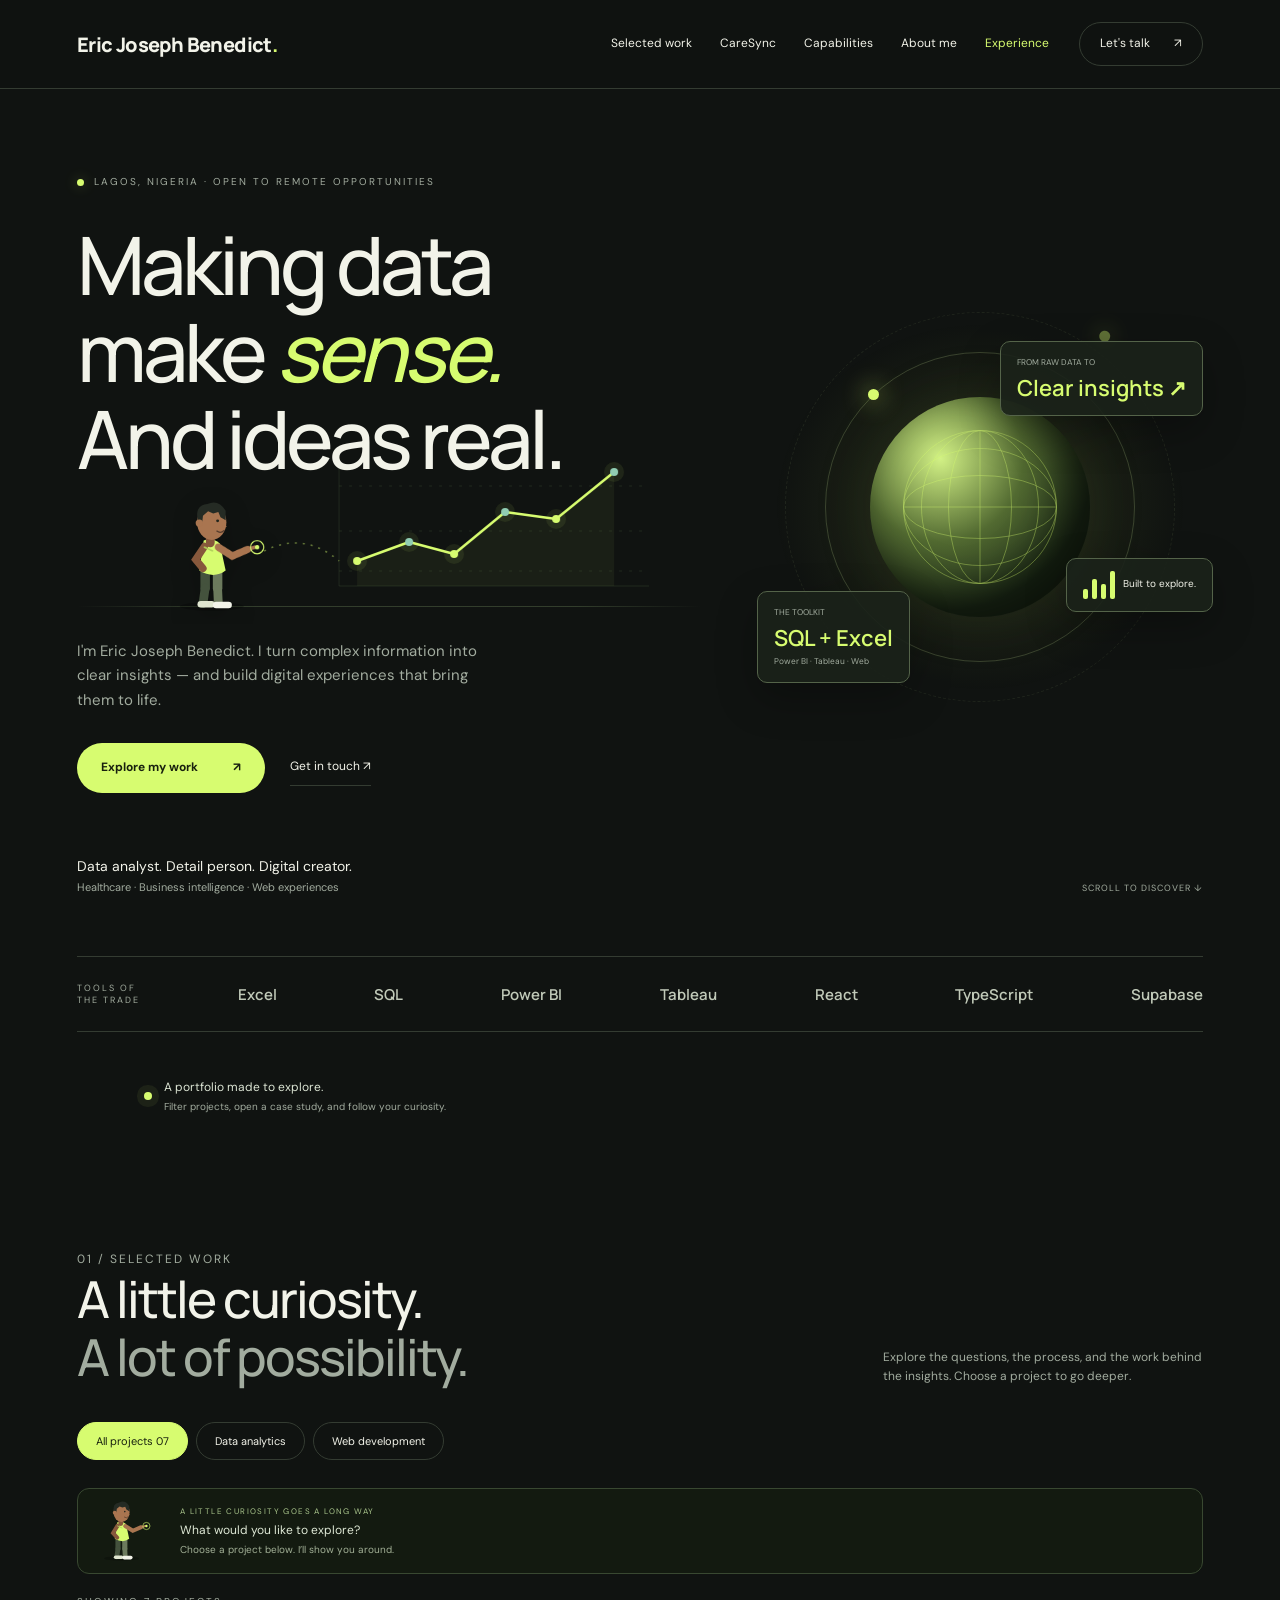
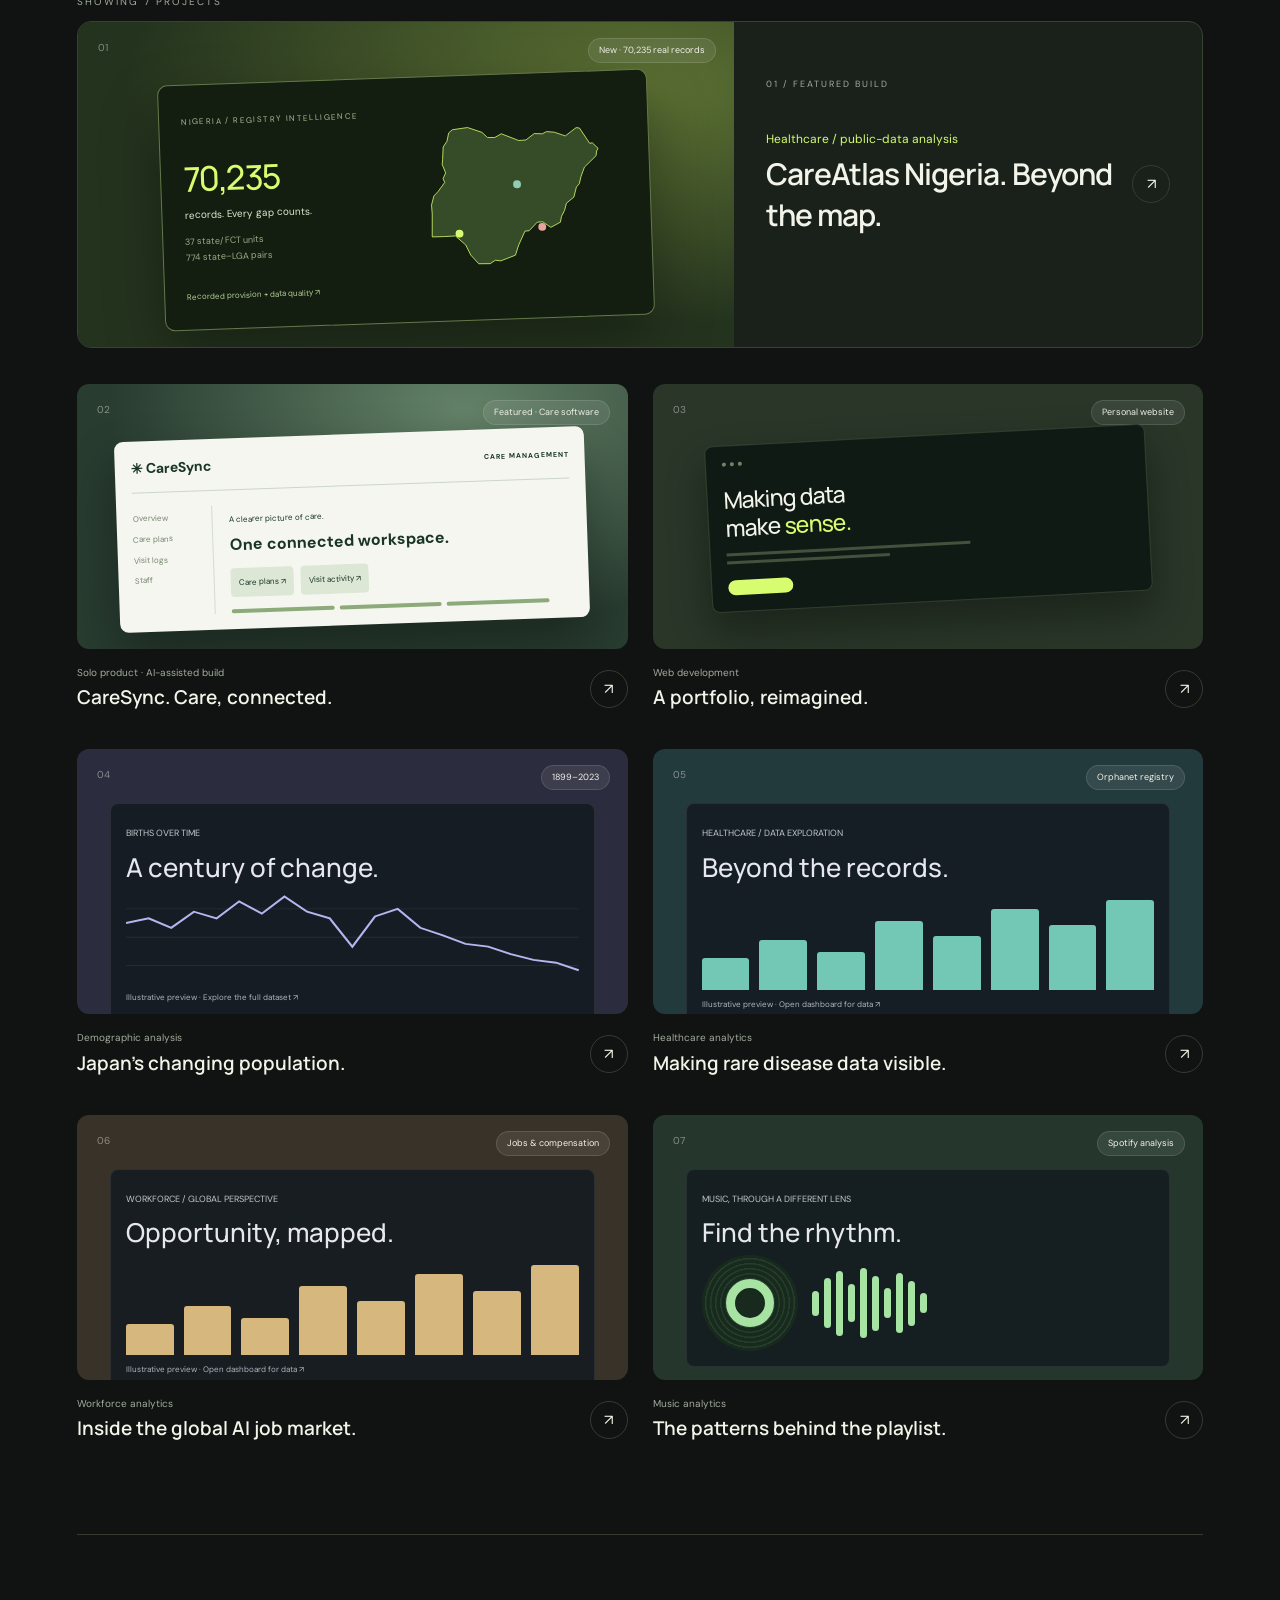
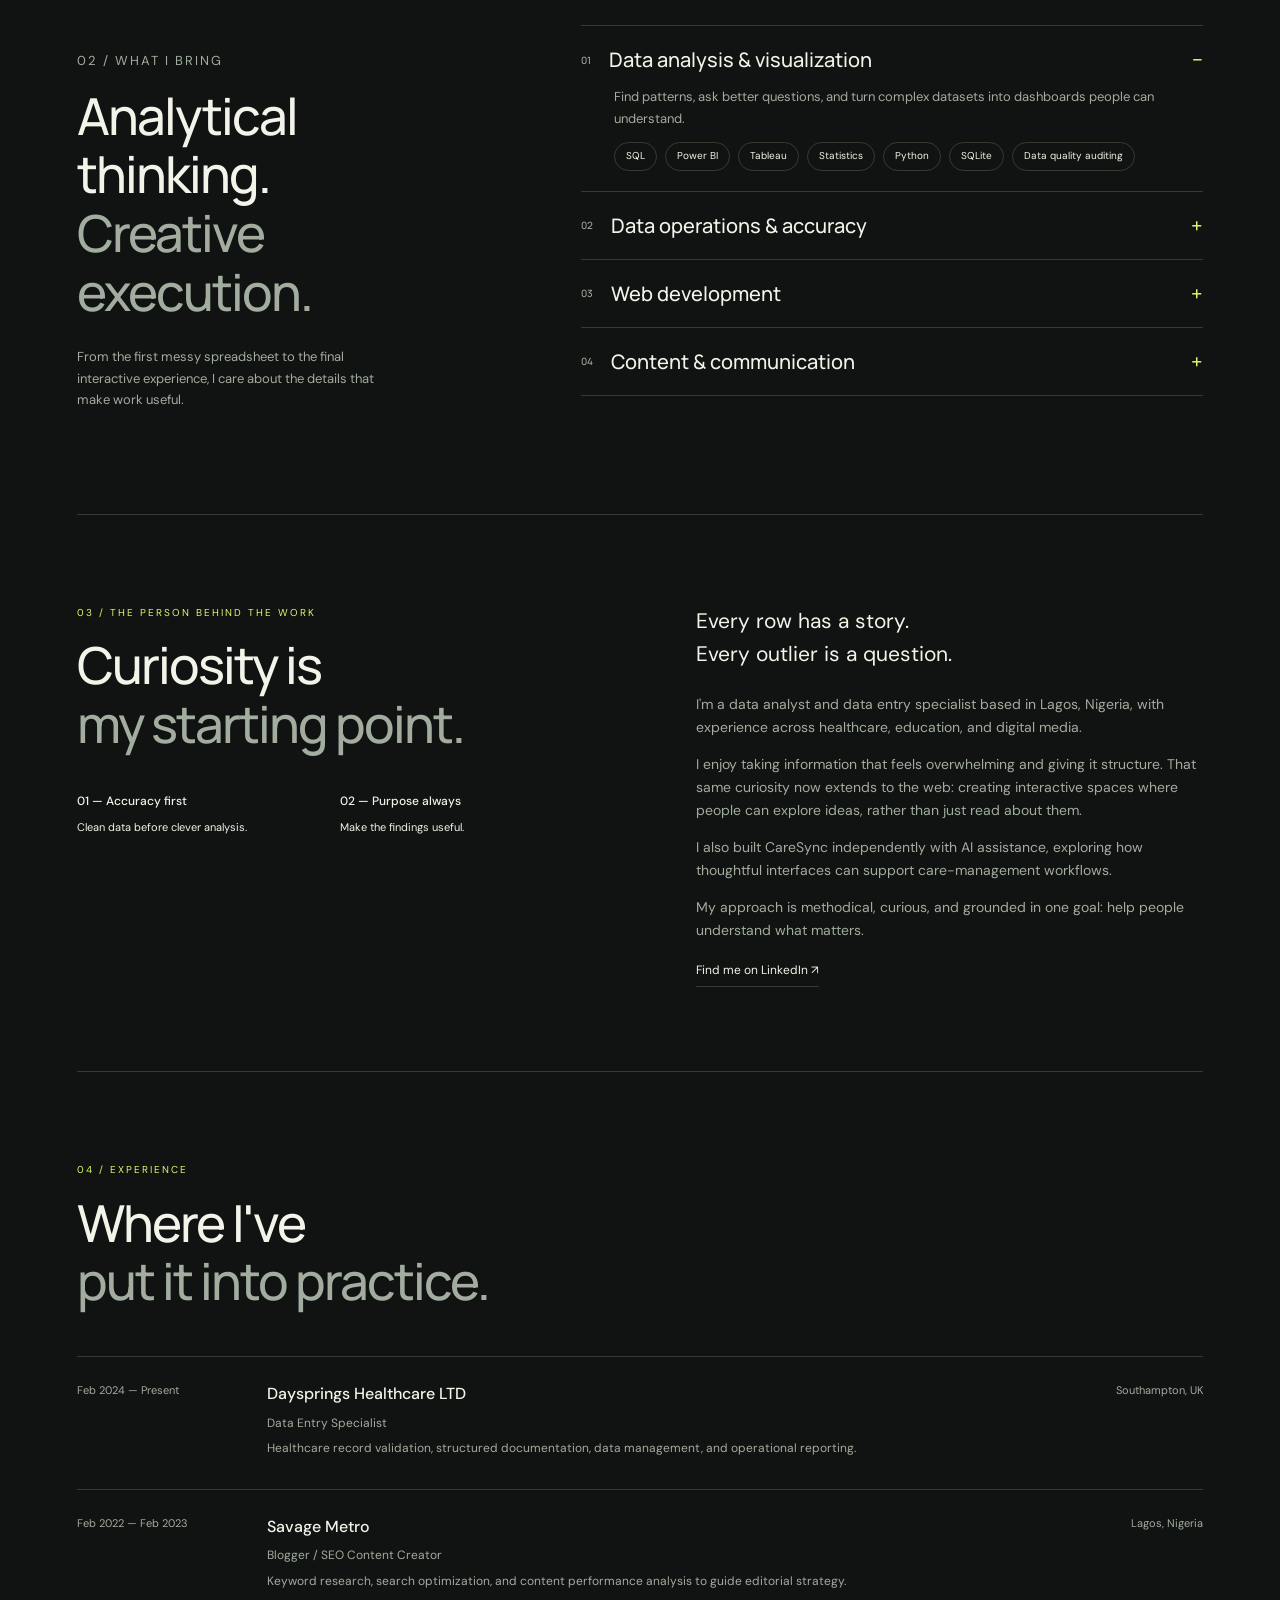
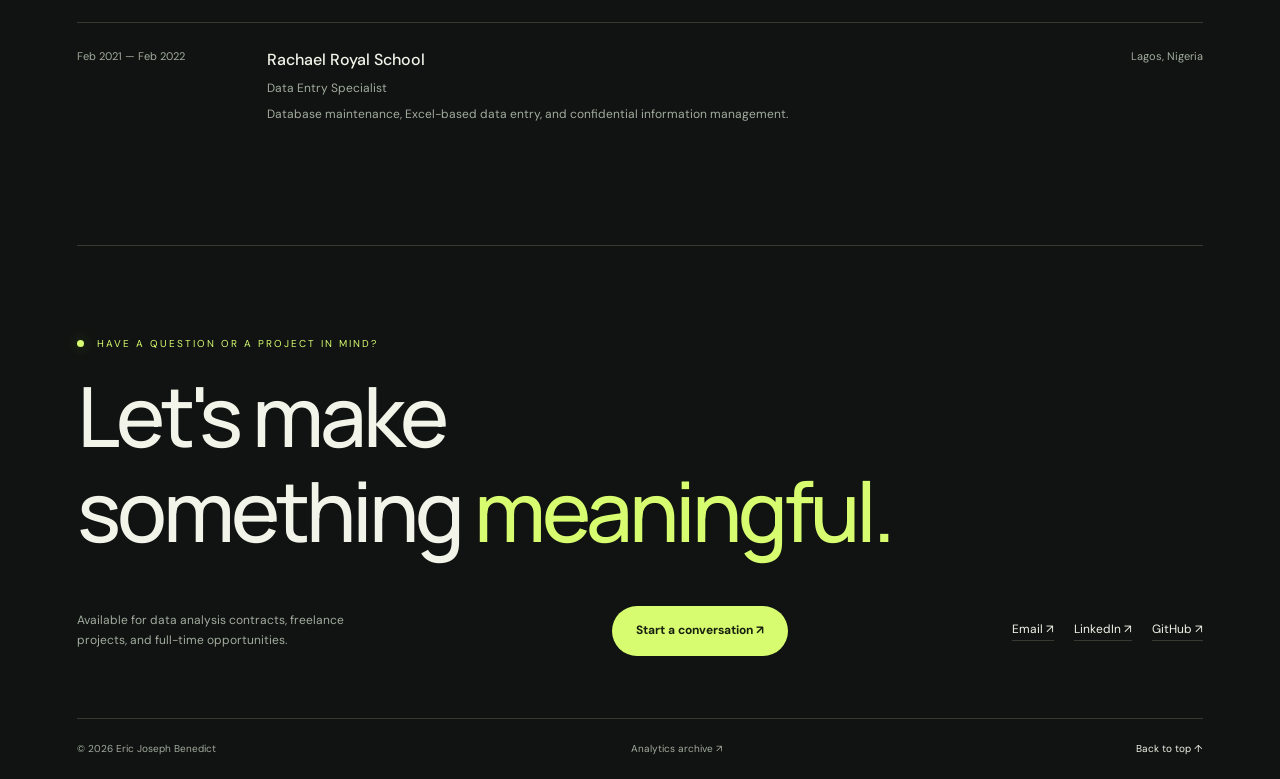
<file: index.html>
<!doctype html>
<html lang="en"><head><meta charset="utf-8"><meta name="viewport" content="width=device-width,initial-scale=1">
<meta name="description" content="Eric Joseph Benedict — Data analyst, data entry specialist and web creator in Lagos. Explore interactive analytics projects and digital experiences.">
<meta name="theme-color" content="#101311"><title>Eric Joseph Benedict — Data & Digital Experiences</title>
<link rel="stylesheet" href="portfolio.css"><link rel="stylesheet" href="motion.css"><script src="motion-chart.js"></script><link rel="stylesheet" href="hero-clarity.css"><script src="hero-clarity.js" defer></script><link rel="stylesheet" href="project-guide.css"><script src="project-guide.js" defer></script></head>
<body><a class="skip" href="#main">Skip to content</a><header><nav class="wrap"><a class="brand" href="#home" aria-label="Eric Joseph Benedict home">Eric Joseph Benedict<span>.</span></a><button class="menu" aria-expanded="false" aria-controls="navigation">Menu</button><div class="navlinks" id="navigation"><a href="#work">Selected work</a><a href="caresync.html">CareSync</a><a href="#skills">Capabilities</a><a href="#about">About me</a><a href="#experience">Experience</a></div><a class="pill navcontact" href="#contact">Let's talk <span>↗</span></a></nav></header>
<main id="main"><div class="wrap">
<div class="hero" id="home"><div class="eyebrow"><span class="dot"></span> Lagos, Nigeria · Open to remote opportunities</div><div class="herogrid"><div><div class="clarity-story"><h1 class="clarity-headline" aria-label="Making data make sense. And ideas real."><span class="clarity-line" aria-hidden="true"><span class="clarity-words" style="--reveal:.8s">Making data</span></span><span class="clarity-line" aria-hidden="true"><span class="clarity-words" style="--reveal:3s">make</span> <em class="clarity-words clarity-sense" style="--reveal:3.7s">sense.</em></span><span class="clarity-line" aria-hidden="true"><span class="clarity-words" style="--reveal:5s">And ideas real.</span></span></h1><div class="clarity-dataset" aria-hidden="true"><svg viewBox="0 0 600 190" preserveAspectRatio="xMidYMid meet"><g class="clarity-grid" fill="none" stroke="#91b27625" stroke-width="1"><path d="M250 25V160H560"/><path d="M250 60H560M250 105H560M250 145H560" stroke-dasharray="3 7"/></g><path class="clarity-fill" d="M268 135L320 116L365 128L416 86L467 93L525 46V160H268Z" fill="#d7fc700d"/><path class="clarity-connector" d="M175 125Q215 105 250 135" fill="none" stroke="#d7fc7070" stroke-width="1.5" stroke-dasharray="2 6"/><path class="clarity-chart" d="M268 135L320 116L365 128L416 86L467 93L525 46" fill="none" stroke="#d7fc70" stroke-width="2.5" stroke-linecap="round" stroke-linejoin="round"/><g class="sorting-point" style="--dx:-185px;--dy:-72px;--sort-delay:0.8s"><circle cx="268" cy="135" r="10" fill="#d7fc7014"/><circle cx="268" cy="135" r="4" fill="#d7fc70"/></g><g class="sorting-point" style="--dx:120px;--dy:-88px;--sort-delay:0.9700000000000001s"><circle cx="320" cy="116" r="10" fill="#d7fc7014"/><circle cx="320" cy="116" r="4" fill="#91cdb3"/></g><g class="sorting-point" style="--dx:-180px;--dy:-110px;--sort-delay:1.1400000000000001s"><circle cx="365" cy="128" r="10" fill="#d7fc7014"/><circle cx="365" cy="128" r="4" fill="#d7fc70"/></g><g class="sorting-point" style="--dx:-125px;--dy:-15px;--sort-delay:1.31s"><circle cx="416" cy="86" r="10" fill="#d7fc7014"/><circle cx="416" cy="86" r="4" fill="#91cdb3"/></g><g class="sorting-point" style="--dx:75px;--dy:-90px;--sort-delay:1.48s"><circle cx="467" cy="93" r="10" fill="#d7fc7014"/><circle cx="467" cy="93" r="4" fill="#d7fc70"/></g><g class="sorting-point" style="--dx:-240px;--dy:25px;--sort-delay:1.6500000000000001s"><circle cx="525" cy="46" r="10" fill="#d7fc7014"/><circle cx="525" cy="46" r="4" fill="#91cdb3"/></g><g class="clarity-traveler"><circle r="5" fill="#f2f3e9"/><circle r="12" fill="#d7fc7018"/></g><g class="clarity-fragment" style="--fragment-delay:.2s"><text x="70" y="42">01</text><text x="228" y="28">128</text><text x="535" y="20">∑</text><text x="385" y="22">10</text></g></svg></div><div class="analyst-track"><button class="clarity-avatar" type="button" aria-label="Arrange the data points again"><svg viewBox="0 0 210 165" aria-hidden="true"><ellipse cx="94" cy="151" rx="44" ry="6" fill="#000" opacity=".25"/><g class="analyst-body"><g class="analyst-leg leg-back"><path d="M85 104L85 126" stroke="#44523d" stroke-width="13" stroke-linecap="round"/><g class="analyst-shin shin-back"><path d="M85 126L82 147" stroke="#44523d" stroke-width="12" stroke-linecap="round"/><g class="analyst-foot foot-back"><path d="M79 148H94" stroke="#e0e6d0" stroke-width="9" stroke-linecap="round"/></g></g></g><g class="analyst-leg leg-front"><path d="M102 104L102 126" stroke="#6c7a5d" stroke-width="13" stroke-linecap="round"/><g class="analyst-shin shin-front"><path d="M102 126L103 147" stroke="#6c7a5d" stroke-width="12" stroke-linecap="round"/><g class="analyst-foot foot-front"><path d="M100 149H117" stroke="#f2f3e9" stroke-width="9" stroke-linecap="round"/></g></g></g><path d="M83 61Q94 55 105 65L113 102Q97 114 77 102Z" fill="#d7fc70"/><g class="analyst-free-arm"><path d="M84 69L72 87L82 99" stroke="#87583c" stroke-width="10" stroke-linecap="round" fill="none"/></g><g class="analyst-head"><path d="M92 49V64" stroke="#87583c" stroke-width="12" stroke-linecap="round"/><ellipse cx="94" cy="36" rx="20" ry="24" fill="#a97550"/><path d="M75 34Q70 13 88 11Q103 4 113 20L113 33L106 29L103 22L96 24L89 21L82 27L81 36Z" fill="#252b24"/><circle cx="77" cy="37" r="5" fill="#a97550"/><circle cx="102" cy="34" r="2" fill="#21251d"/><path d="M109 39L115 42L108 44" fill="#a97550"/><path d="M101 48Q106 52 111 47" fill="none" stroke="#543b2d" stroke-width="1.8" stroke-linecap="round"/></g><g class="sorting-arm"><path d="M103 70L122 82L143 73" stroke="#a97550" stroke-width="10" stroke-linecap="round" fill="none"/><path d="M142 73L153 70" stroke="#a97550" stroke-width="5" stroke-linecap="round"/><circle class="sort-cursor" cx="156" cy="70" r="9" fill="none" stroke="#d7fc70" stroke-width="1.5"/><circle cx="156" cy="70" r="3" fill="#d7fc70"/></g><path d="M84 70L95 75" stroke="#b1d15b" stroke-width="2" stroke-linecap="round"/></g></svg></button></div><div class="clarity-ground" aria-hidden="true"></div></div><p class="intro">I'm Eric Joseph Benedict. I turn complex information into clear insights — and build digital experiences that bring them to life.</p><div class="actions"><a class="primary" href="#work">Explore my work <span>↗</span></a><a class="textlink" href="#contact">Get in touch ↗</a></div></div><div class="visual" role="img" aria-label="An orbiting data globe surrounded by analytics and web development cards"><div class="orbit"></div><div class="orbit two"></div><div class="orb"><svg viewBox="0 0 200 200" fill="none" stroke="#d7fc70" stroke-width=".6"><ellipse cx="100" cy="100" rx="85" ry="35"/><ellipse cx="100" cy="100" rx="85" ry="65"/><ellipse cx="100" cy="100" rx="35" ry="85"/><ellipse cx="100" cy="100" rx="65" ry="85"/><circle cx="100" cy="100" r="85"/><path d="M15 100h170M100 15v170"/></svg></div><div class="float one"><small>FROM RAW DATA TO</small><strong>Clear insights ↗</strong></div><div class="float two"><small>THE TOOLKIT</small><strong>SQL + Excel</strong><small>Power BI · Tableau · Web</small></div><div class="float three"><div class="spark"><i style="height:10px"></i><i style="height:20px"></i><i style="height:15px"></i><i style="height:28px"></i></div>Built to explore.</div></div></div><div class="herobottom"><div><span class="person">Data analyst. Detail person. Digital creator.</span>Healthcare · Business intelligence · Web experiences</div><a class="scrollcue" href="#work">Scroll to discover ↓</a></div></div>
<div class="toolstrip"><small>TOOLS OF<br>THE TRADE</small><span>Excel</span><span>SQL</span><span>Power BI</span><span>Tableau</span><span>React</span><span>TypeScript</span><span>Supabase</span></div>
<section id="work"><div class="sectionhead"><div><p class="label">01 / Selected work</p><h2>A little curiosity.<br><span>A lot of possibility.</span></h2></div><p>Explore the questions, the process, and the work behind the insights. Choose a project to go deeper.</p></div><div class="filters" role="group" aria-label="Filter projects"><button class="filter" aria-pressed="true" data-filter="all">All projects <span>07</span></button><button class="filter" aria-pressed="false" data-filter="analytics">Data analytics</button><button class="filter" aria-pressed="false" data-filter="web">Web development</button></div><p id="resultcount" class="eyebrow" aria-live="polite">Showing 7 projects</p><div class="projects" id="projects"></div></section>
<section id="skills"><div class="skillsgrid"><div class="skillsintro"><p class="label">02 / What I bring</p><h2>Analytical thinking.<br><span>Creative execution.</span></h2><p>From the first messy spreadsheet to the final interactive experience, I care about the details that make work useful.</p></div><div class="skillslist"><details open><summary><span class="num">01</span> Data analysis & visualization</summary><p>Find patterns, ask better questions, and turn complex datasets into dashboards people can understand.</p><div class="tags"><span>SQL</span><span>Power BI</span><span>Tableau</span><span>Statistics</span><span>Python</span><span>SQLite</span><span>Data quality auditing</span></div></details><details><summary><span class="num">02</span> Data operations & accuracy</summary><p>Structured data entry, cleaning, validation, and documentation for reliable reporting and easier retrieval.</p><div class="tags"><span>Excel</span><span>Pivot tables</span><span>Data validation</span><span>Healthcare records</span></div></details><details><summary><span class="num">03</span> Web development</summary><p>Build responsive interfaces and multi-page web experiences. CareSync is a website I built independently with AI assistance to help care agencies organize their operations. Its source demonstrates React and TypeScript interfaces, reusable components, application routing, Supabase integration, authentication, and forms.</p><div class="tags"><span>HTML</span><span>CSS</span><span>JavaScript</span><span>GitHub</span><span>Responsive design</span><span>React</span><span>TypeScript</span><span>Tailwind CSS</span><span>Supabase integration</span><span>Authentication</span><span>React Router</span><span>shadcn/ui</span><span>Forms & validation</span><span>Vite</span><span>AI-assisted development</span></div></details><details><summary><span class="num">04</span> Content & communication</summary><p>Explain findings clearly, organize reports, and use search and content performance data to inform editorial decisions.</p><div class="tags"><span>Report writing</span><span>SEO</span><span>Content analytics</span></div></details></div></div></section>
<section id="about"><div class="aboutgrid"><div><p class="label">03 / The person behind the work</p><h2>Curiosity is<br><span>my starting point.</span></h2><div class="values"><div><b>01 — Accuracy first</b><p>Clean data before clever analysis.</p></div><div><b>02 — Purpose always</b><p>Make the findings useful.</p></div></div></div><div class="aboutcopy"><p>Every row has a story.<br>Every outlier is a question.</p><p>I'm a data analyst and data entry specialist based in Lagos, Nigeria, with experience across healthcare, education, and digital media.</p><p>I enjoy taking information that feels overwhelming and giving it structure. That same curiosity now extends to the web: creating interactive spaces where people can explore ideas, rather than just read about them.</p><p>I also built CareSync independently with AI assistance, exploring how thoughtful interfaces can support care-management workflows.</p><p>My approach is methodical, curious, and grounded in one goal: help people understand what matters.</p><a class="textlink" href="https://linkedin.com/in/eric-joseph-190482276/" target="_blank" rel="noopener noreferrer">Find me on LinkedIn ↗</a></div></div></section>
<section id="experience"><p class="label">04 / Experience</p><h2>Where I've<br><span>put it into practice.</span></h2><div class="timeline"><article class="job"><time>Feb 2024 — Present</time><div><h3>Daysprings Healthcare LTD</h3><p>Data Entry Specialist</p><p>Healthcare record validation, structured documentation, data management, and operational reporting.</p></div><small>Southampton, UK</small></article><article class="job"><time>Feb 2022 — Feb 2023</time><div><h3>Savage Metro</h3><p>Blogger / SEO Content Creator</p><p>Keyword research, search optimization, and content performance analysis to guide editorial strategy.</p></div><small>Lagos, Nigeria</small></article><article class="job"><time>Feb 2021 — Feb 2022</time><div><h3>Rachael Royal School</h3><p>Data Entry Specialist</p><p>Database maintenance, Excel-based data entry, and confidential information management.</p></div><small>Lagos, Nigeria</small></article></div></section>
<div class="contact" id="contact"><p class="label"><span class="dot" style="display:inline-block;margin-right:8px"></span> Have a question or a project in mind?</p><h2>Let's make<br>something <em>meaningful.</em></h2><div class="contactrow"><p>Available for data analysis contracts, freelance projects, and full-time opportunities.</p><a class="primary" href="mailto:josephkings007@gmail.com">Start a conversation ↗</a><div class="contactlinks"><a href="mailto:josephkings007@gmail.com">Email ↗</a><a href="https://linkedin.com/in/eric-joseph-190482276/" target="_blank" rel="noopener noreferrer">LinkedIn ↗</a><a href="https://github.com/josephkings007-web/Ericjosephportfolioweb" target="_blank" rel="noopener noreferrer">GitHub ↗</a></div></div></div>
<footer><span>© <span id="year">2026</span> Eric Joseph Benedict</span><a href="analytics-archive.html#projects">Analytics archive ↗</a><a class="backtotop" href="#home">Back to top ↑</a></footer></div></main>
<dialog id="case" aria-labelledby="casetitle"><button class="close" aria-label="Close project">×</button><p class="label" id="casecategory"></p><h2 id="casetitle"></h2><p id="casesummary"></p><h3>The question</h3><p id="casequestion"></p><h3>The approach</h3><p id="caseapproach"></p><h3>What to explore</h3><p id="caseinsight"></p><div class="tags" id="casetags" style="padding-left:0"></div><div class="dialogactions"><a class="primary" id="caselink">Explore project ↗</a><button class="pill" id="dismiss" style="background:transparent">Back to projects</button></div></dialog>
<script>
const projects=[
{"id":"careatlas","title":"CareAtlas Nigeria. Beyond the map.","category":"Healthcare / public-data analysis","type":"analytics","theme":"careatlas","label":"New · 70,235 real records","url":"nigeria_healthcare.html","tags":["Python","SQL (SQLite)","Data quality","JavaScript","Public data"],"summary":"A national analysis of 70,235 GRID3 health facility records across all 36 states and the FCT, examining recorded provision and the data gaps that affect planning.","question":"Where are facilities recorded, and which registry gaps need verification before we draw conclusions about healthcare access?","approach":"Validate the full GRID3 v4.0 snapshot; standardize missing classifications; retain all records; use Python and SQLite to build a reconciled analytical cube; connect filters, maps, comparisons, and downloads in JavaScript.","insight":"Explore 774 state–LGA pairs, compare states, and download the reproducible Python/SQL workflow. Counts describe the registry, not travel access or clinical quality."},
{"id":"caresync","title":"CareSync. Care, connected.","category":"Solo product · AI-assisted build","type":"web","theme":"care","label":"Featured · Care software","url":"caresync.html","tags":["React","TypeScript","Tailwind CSS","Supabase","React Router","AI-assisted development"],"summary":"A website I built independently with AI assistance to help care agencies organize staff, care plans, visits, and records in one place.","question":"How can care agencies organize their daily operations in one clear, connected website?","approach":"Solo ownership of the project, using AI assistance during development. The reviewed app source uses React, TypeScript, Tailwind CSS, Supabase, and routed pages for patients, care plans, visits, staff, incidents, and mileage.","insight":"Explore the dedicated case study for the product idea, interactive workflow illustrations, my role, and the technical skills demonstrated."},
{id:'portfolio',title:'A portfolio, reimagined.',category:'Web development',type:'web',theme:'web',label:'Personal website',url:'https://ericjosephbenedict.com.ng/',tags:['HTML','CSS','JavaScript','GitHub'],summary:'My personal portfolio, designed as an interactive home for data projects and digital work.',question:'How can a portfolio communicate analytical skills while demonstrating the ability to build for the web?',approach:'A responsive interface, filterable project collection, accessible project dialogs, and dedicated analytics pages. Built with native HTML, CSS, and JavaScript.',insight:'Explore the project filters, expandable capabilities, mobile navigation, and the full dashboards linked from each analytics project.'},
{id:'japan',title:"Japan's changing population.",category:'Demographic analysis',type:'analytics',theme:'japan',label:'1899–2023',url:'japanbirthanalysis.html',tags:['Time series','Demographics','Data visualization'],summary:"An exploration of Japan's birth trends across more than a century.",question:'What does a long-term view reveal about the shift from baby booms to declining births?',approach:'Examine historical births, fertility rates, and demographic indicators alongside important historical events.',insight:'Open the original dashboard to explore the long-term patterns and the analysis behind them.'},
{id:'rare',title:'Making rare disease data visible.',category:'Healthcare analytics',type:'analytics',theme:'rare',label:'Orphanet registry',url:'rare_diseases_dashboard.html',tags:['Data quality','Healthcare','Exploratory analysis'],summary:'An investigation of rare disease records and the gaps that affect their usefulness.',question:'How are diseases classified, and where do missing data fields limit the picture?',approach:'Explore inheritance, age of onset, body system classification, and completeness across the existing Orphanet analysis.',insight:'Explore the original dashboard for disease distributions, registry coverage, and data quality findings.'},
{id:'ai',title:'Inside the global AI job market.',category:'Workforce analytics',type:'analytics',theme:'ai',label:'Jobs & compensation',url:'global_ai_jobs_dashboard.html',tags:['Salary analysis','Workforce','Interactive dashboard'],summary:'A look at the relationships between roles, geography, experience, and compensation.',question:'Which factors shape pay and working conditions across the AI workforce?',approach:'Compare compensation and job market indicators by country, role, and experience using the existing project dashboard.',insight:'Explore geographic differences, career progression, and work-life balance in the full analysis.'},
{id:'spotify',title:'The patterns behind the playlist.',category:'Music analytics',type:'analytics',theme:'spotify',label:'Spotify analysis',url:'spotify_analysis.html',tags:['Music data','Exploratory analysis','Visualization'],summary:'An interactive music analysis project exploring the patterns in Spotify data.',question:'What can music data reveal when it becomes an interactive visual story?',approach:'Present music data in an exploratory dashboard, making comparisons and patterns easier to inspect.',insight:'Open the original Spotify analysis to explore the dataset and its visualizations.'}
];
const bars=(color)=>'<div class="barrow">'+[35,55,42,77,60,90,72,100].map(h=>'<i style="height:'+h+'%"></i>').join('')+'</div>';
function art(p){if(p.id==='careatlas')return "<div class=\"atlas-mini\"><small>NIGERIA / REGISTRY INTELLIGENCE</small><div class=\"atlas-mini-grid\"><div><strong>70,235</strong><span>records. Every gap counts.</span><p>37 state/FCT units<br>774 state–LGA pairs</p></div><svg viewBox=\"0 0 235 190\" aria-hidden=\"true\"><path d=\"M5.3 142.9L6.3 113.9L5.8 102.5L9.2 91.1L14.8 85.6L23.5 74.5L21.6 69.6L25.1 62.4L21.1 51.7L21.8 45.7L23.1 29.6L28.2 22.4L30.7 12.0L35.4 8.1L54.8 6.0L72.8 12.7L79.6 19.5L88.8 19.8L97.3 15.4L119.1 24.7L128.2 24.3L138.9 16.6L149.4 17.2L154.6 14.6L164.3 15.7L178.2 20.9L192.3 10.9L196.5 11.6L208.7 31.3L212.1 30.9L219.2 38.1L217.2 41.3L216.3 47.3L201.1 61.2L196.4 72.7L193.8 82.1L190.0 86.1L186.4 98.7L176.7 106.1L174.0 115.2L169.9 122.5L168.2 129.9L155.9 136.0L145.8 128.6L138.9 128.9L128.2 139.4L123.0 139.6L114.4 157.0L109.8 169.7L91.1 176.2L84.3 175.2L77.4 179.3L63.0 178.9L53.3 167.6L47.4 154.6L34.7 142.7L21.1 143.0L5.3 142.9Z\" fill=\"#364c29\" stroke=\"#d7fc70\" stroke-width=\"1\"/><circle cx=\"40\" cy=\"140\" r=\"5\" fill=\"#d7fc70\"/><circle cx=\"115\" cy=\"80\" r=\"5\" fill=\"#91cdb3\"/><circle cx=\"145\" cy=\"135\" r=\"5\" fill=\"#e7a59d\"/></svg></div><span class=\"atlas-mini-note\">Recorded provision + data quality ↗</span></div>";if(p.id==='caresync')return '<div class="caremini"><div class="caremininav">✳ CareSync <span>CARE MANAGEMENT</span></div><div class="careminibody"><div class="careminiside">Overview<br>Care plans<br>Visit logs<br>Staff</div><div><small>A clearer picture of care.</small><h4>One connected workspace.</h4><div class="careministats"><span>Care plans ↗</span><span>Visit activity ↗</span></div><div class="careminibars"><i></i><i></i><i></i></div></div></div></div>';if(p.id==='portfolio')return '<div class="miniwindow"><div class="windowbar"><i></i><i></i><i></i></div><div class="minititle">Making data<br>make <b>sense.</b></div><div class="miniline"></div><div class="miniline" style="width:40%"></div><div class="minibutton"></div></div>';if(p.id==='japan')return '<div class="chartbox"><small>BIRTHS OVER TIME</small><strong>A century of change.</strong><svg viewBox="0 0 400 90" preserveAspectRatio="none" aria-hidden="true"><path d="M0 20H400M0 50H400M0 80H400" stroke="#ffffff12"/><path d="M0 35L20 30L40 40L60 23L80 30L100 12L120 25L140 7L160 23L180 30L200 60L220 28L240 20L260 40L280 48L300 57L320 60L340 68L360 74L380 77L400 85" fill="none" stroke="#b6b5ef" stroke-width="2"/></svg><span class="chartnote">Illustrative preview · Explore the full dataset ↗</span></div>';if(p.id==='spotify')return '<div class="chartbox"><small>MUSIC, THROUGH A DIFFERENT LENS</small><strong>Find the rhythm.</strong><div class="spotgrid"><div class="record"></div><div class="spotbars">'+[25,50,65,38,70,55,30,60,45,20].map(h=>'<i style="height:'+h+'px"></i>').join('')+'</div></div></div>';return '<div class="chartbox"><small>'+ (p.id==='rare'?'HEALTHCARE / DATA EXPLORATION':'WORKFORCE / GLOBAL PERSPECTIVE')+'</small><strong>'+(p.id==='rare'?'Beyond the records.':'Opportunity, mapped.')+'</strong>'+bars()+'<span class="chartnote">Illustrative preview · Open dashboard for data ↗</span></div>';}
const grid=document.querySelector('#projects');
grid.innerHTML=projects.map((p,i)=>'<article class="project reveal" data-type="'+p.type+'"><div class="preview '+p.theme+'" aria-hidden="true"><span class="projectno">0'+(i+1)+'</span><span class="badge">'+p.label+'</span>'+art(p)+'</div><div class="projectmeta"><button class="cardtitle" data-project="'+p.id+'"><p>'+p.category+'</p><h3>'+p.title+'</h3></button><button class="openproject" data-project="'+p.id+'" aria-label="Read about '+p.title+'">↗</button></div></article>').join('');
document.querySelectorAll('[data-filter]').forEach(button=>button.addEventListener('click',()=>{const type=button.dataset.filter;document.querySelectorAll('[data-filter]').forEach(b=>b.setAttribute('aria-pressed',String(b===button)));let count=0;document.querySelectorAll('.project').forEach(card=>{card.hidden=type!=='all'&&card.dataset.type!==type;if(!card.hidden)count++});document.querySelector('#resultcount').textContent='Showing '+count+' project'+(count===1?'':'s');}));
const modal=document.querySelector('#case');let opener;
grid.addEventListener('click',e=>{const b=e.target.closest('[data-project]');if(!b)return;const p=projects.find(p=>p.id===b.dataset.project);opener=b;document.querySelector('#casecategory').textContent=p.category;document.querySelector('#casetitle').textContent=p.title;document.querySelector('#casesummary').textContent=p.summary;document.querySelector('#casequestion').textContent=p.question;document.querySelector('#caseapproach').textContent=p.approach;document.querySelector('#caseinsight').textContent=p.insight;document.querySelector('#casetags').replaceChildren(...p.tags.map(t=>{const s=document.createElement('span');s.textContent=t;return s}));const link=document.querySelector('#caselink');link.href=p.id==='portfolio'?'#home':p.url;link.textContent=p.id==='portfolio'?'Explore this website ↗':(p.id==='caresync'?'Explore CareSync case study ↗':'Open full dashboard ↗');modal.showModal();document.body.style.overflow='hidden';});
function closeModal(){modal.close()}document.querySelector('.close').onclick=closeModal;document.querySelector('#dismiss').onclick=closeModal;document.querySelector('#caselink').addEventListener('click',closeModal);modal.addEventListener('close',()=>{document.body.style.overflow='';opener?.focus()});modal.addEventListener('click',e=>{if(e.target===modal){const r=modal.getBoundingClientRect();if(e.clientX<r.left||e.clientX>r.right||e.clientY<r.top||e.clientY>r.bottom)closeModal()}});
const menu=document.querySelector('.menu'),navigation=document.querySelector('#navigation');menu.addEventListener('click',()=>{const open=menu.getAttribute('aria-expanded')!=='true';menu.setAttribute('aria-expanded',String(open));navigation.classList.toggle('open',open)});navigation.querySelectorAll('a').forEach(a=>a.addEventListener('click',()=>{menu.setAttribute('aria-expanded','false');navigation.classList.remove('open')}));document.addEventListener('keydown',e=>{if(e.key==='Escape'){menu.setAttribute('aria-expanded','false');navigation.classList.remove('open')}});document.querySelector('#year').textContent=new Date().getFullYear();
if('IntersectionObserver' in window){const observer=new IntersectionObserver(entries=>{entries.forEach(entry=>{if(entry.isIntersecting){document.querySelectorAll('.navlinks a').forEach(a=>{if(a.hash==='#'+entry.target.id)a.setAttribute('aria-current','location');else a.removeAttribute('aria-current')})}})},{rootMargin:'-15% 0px -65% 0px'});document.querySelectorAll('section[id]').forEach(s=>observer.observe(s))}
</script><script src="motion.js"></script></body></html>
</file>
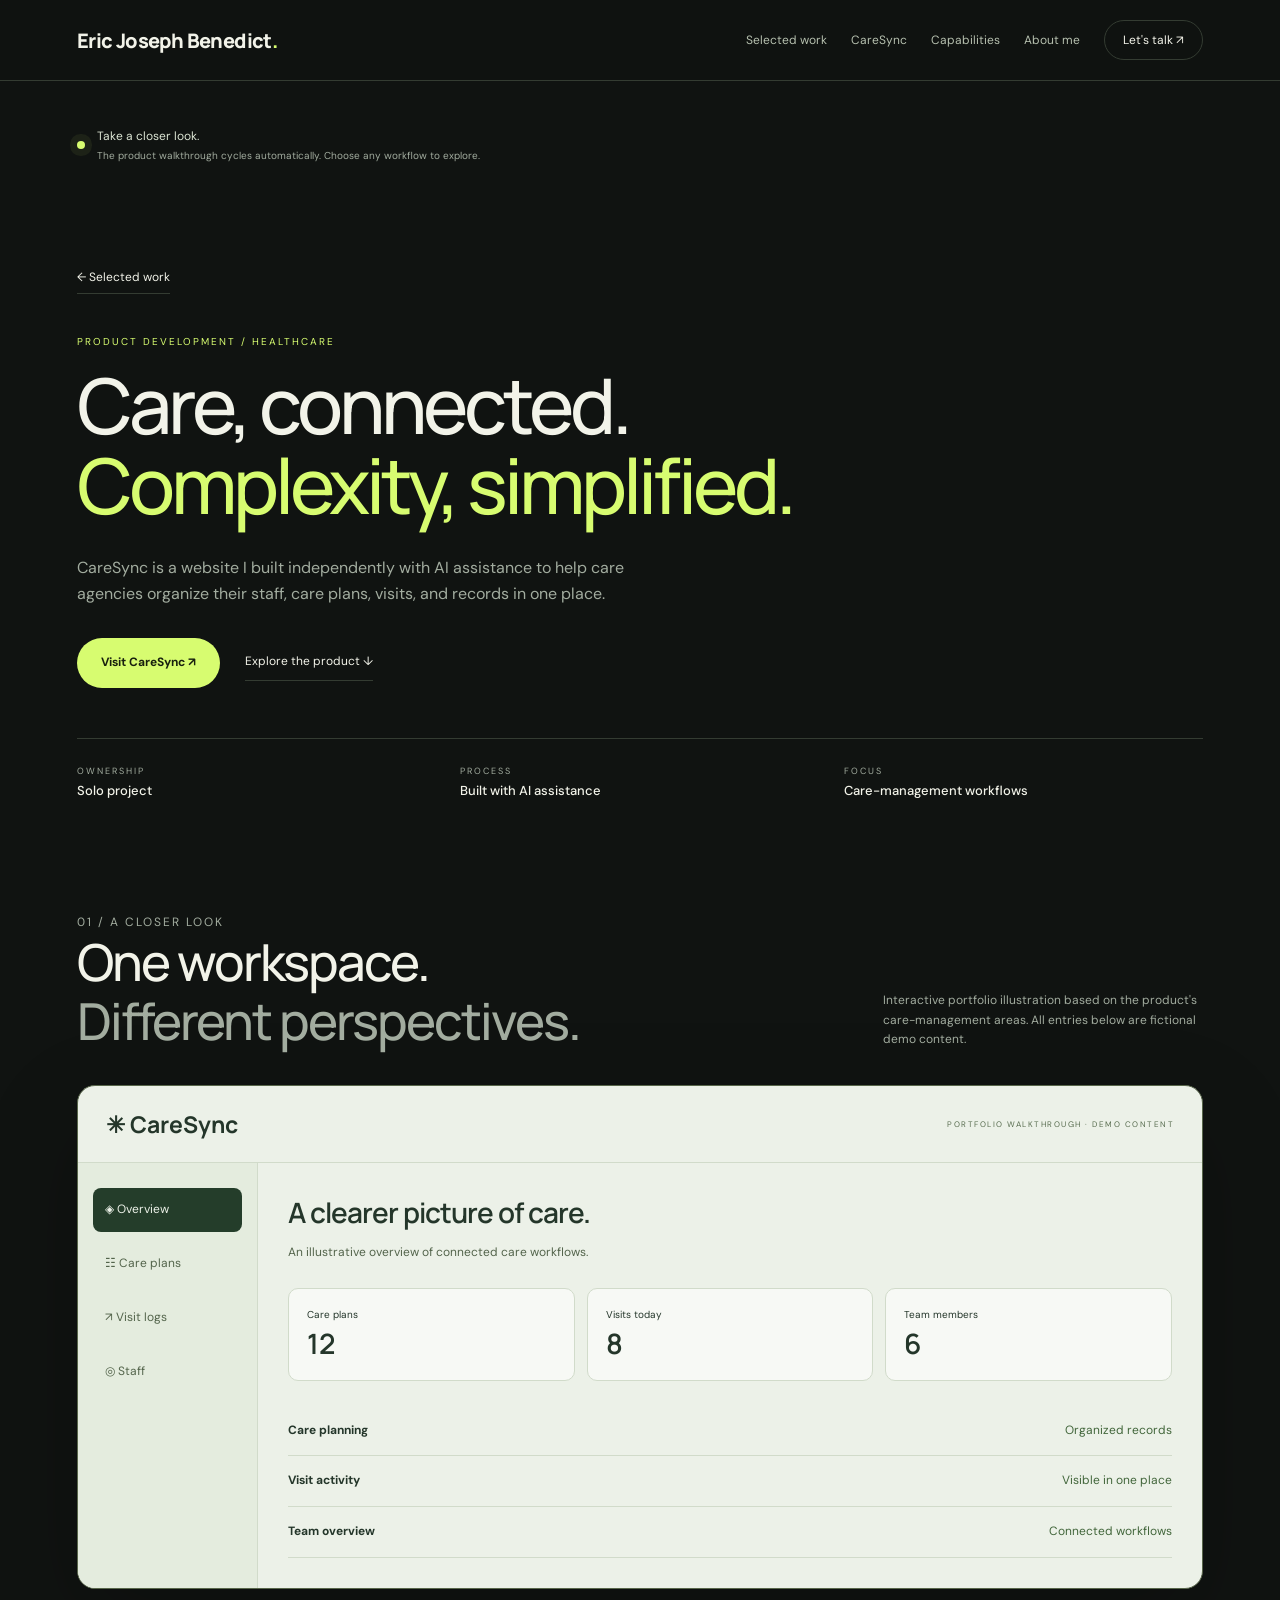
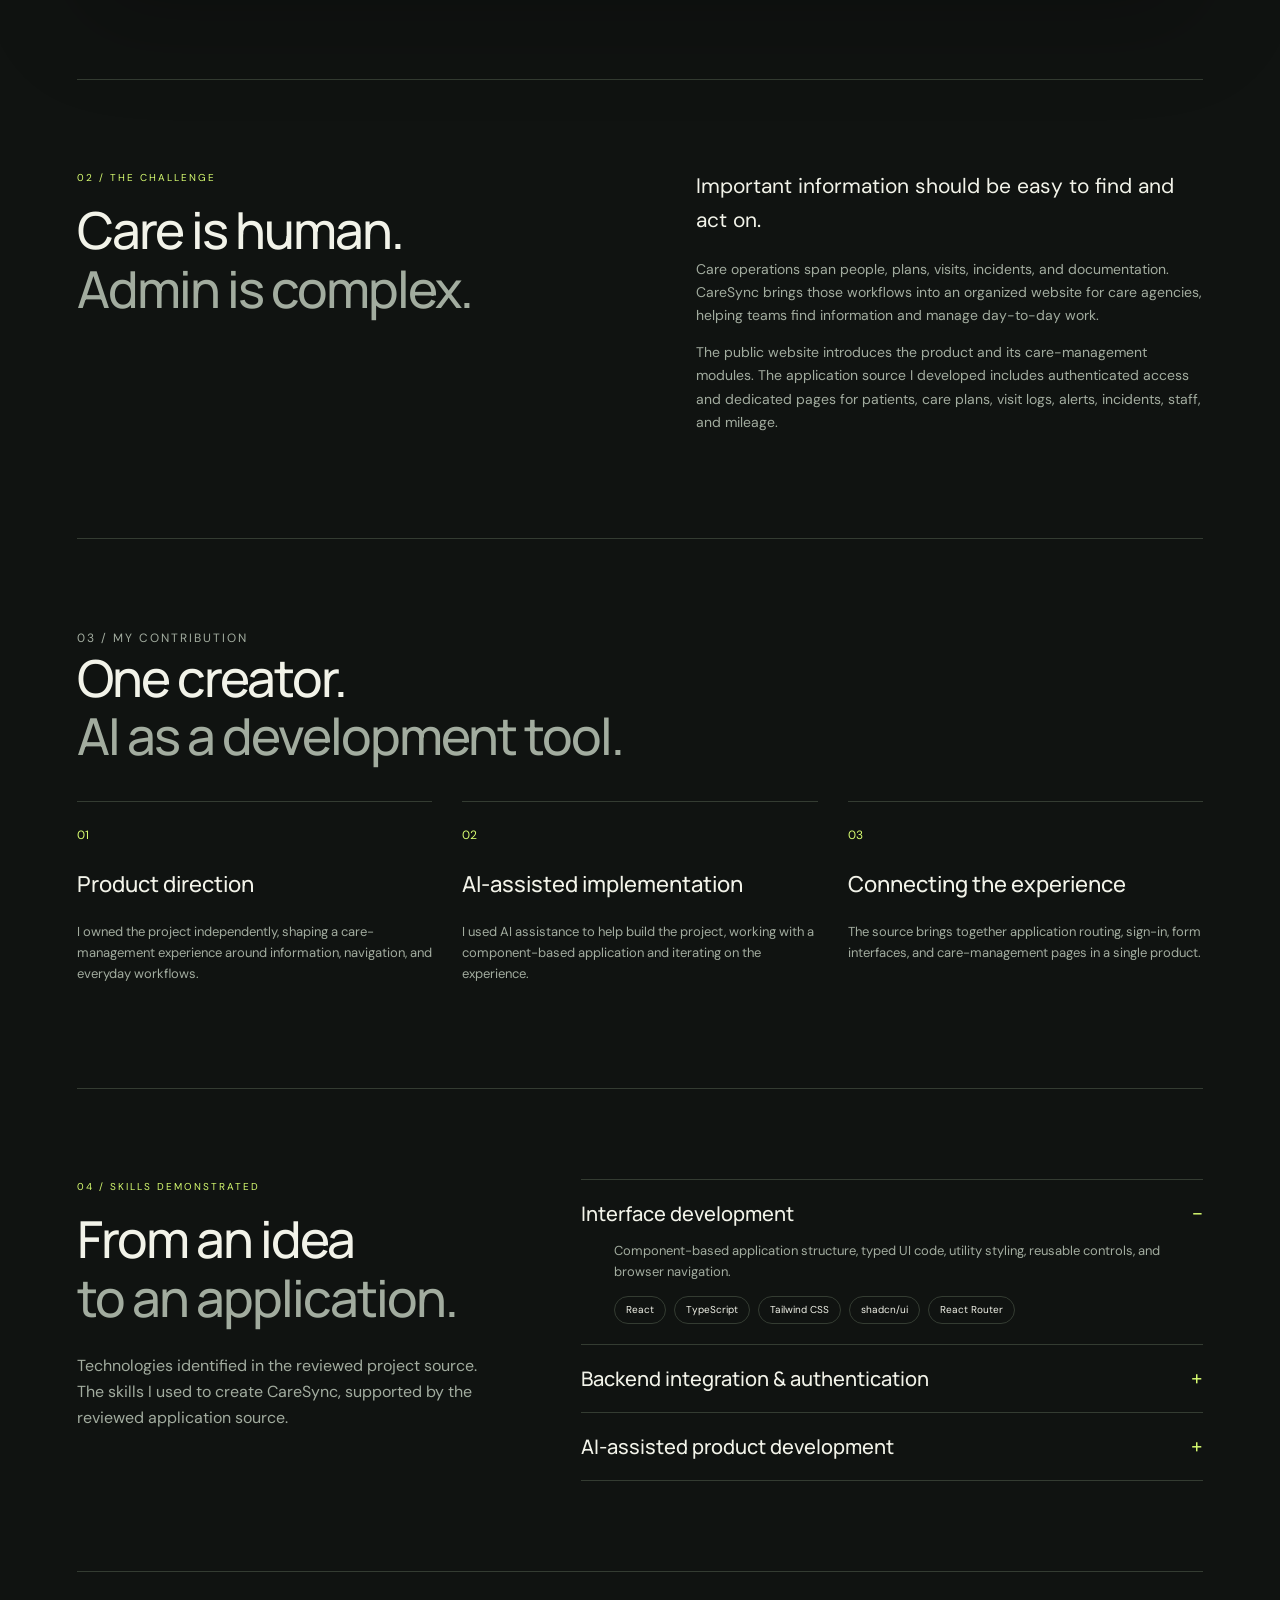
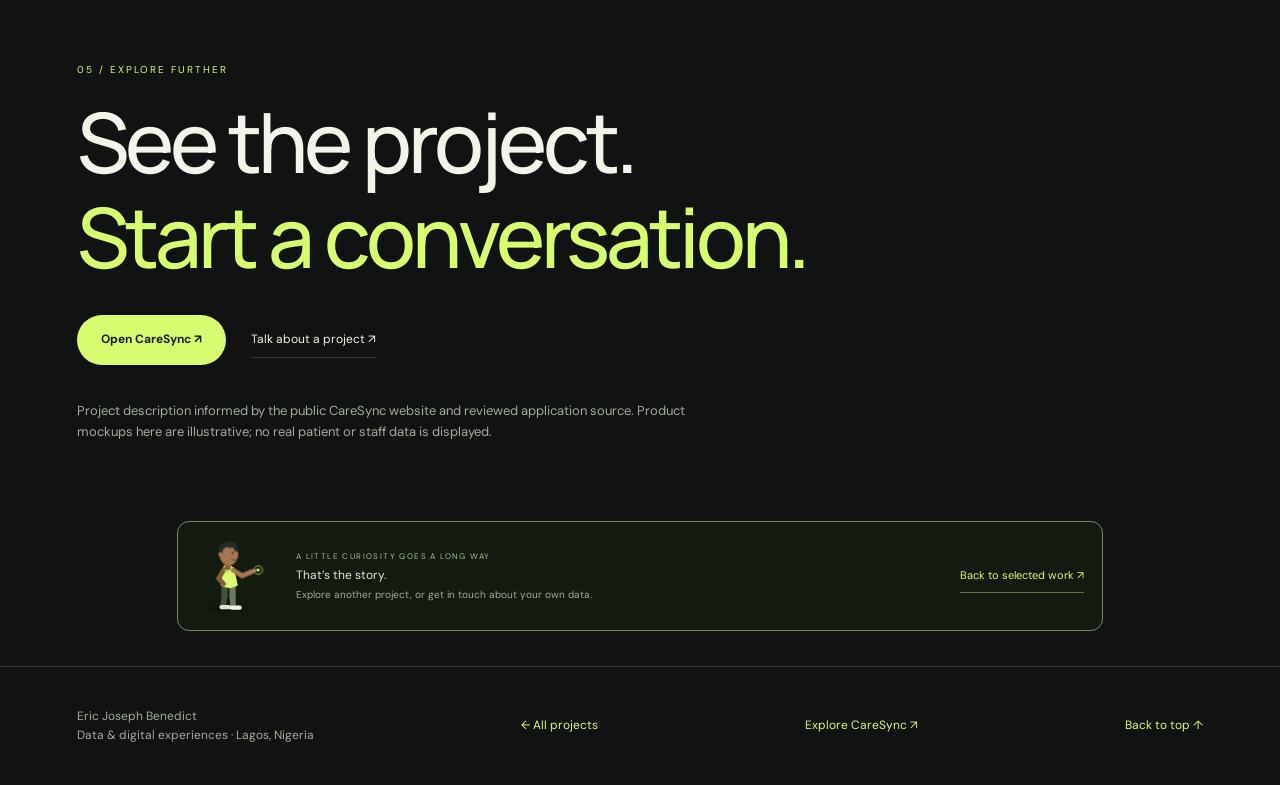
<file: caresync.html>
<!doctype html><html lang="en"><head><meta charset="utf-8"><meta name="viewport" content="width=device-width,initial-scale=1"><meta name="description" content="CareSync, a solo care-management web project by Eric Joseph Benedict, built with AI assistance. Explore the product, workflow concepts, and development skills."><title>CareSync — A solo build by Eric Joseph Benedict</title><link rel="stylesheet" href="portfolio.css"><link rel="stylesheet" href="chrome.css"><link rel="stylesheet" href="caresync.css"><link rel="stylesheet" href="motion.css"><script src="motion-chart.js"></script><link rel="stylesheet" href="project-guide.css"><script src="project-guide.js" defer></script></head><body><a class="site-skip" href="#project-content">Skip to project</a><div class="site-progress" aria-hidden="true"></div><div class="sitebar"><div class="sitebar-inner"><a class="sitebrand" href="index.html" aria-label="Eric Joseph Benedict home">Eric Joseph Benedict<span>.</span></a><button class="site-toggle" aria-controls="site-links" aria-expanded="false">Menu</button><div class="sitebar-links" id="site-links"><a href="index.html#work">Selected work</a><a href="caresync.html">CareSync</a><a href="index.html#skills">Capabilities</a><a href="index.html#about">About me</a><a class="sitecontact" href="index.html#contact">Let's talk ↗</a></div></div></div><div id="project-content" tabindex="-1"></div><main class="wrap"><div class="casehero"><a class="textlink" href="index.html#work">← Selected work</a><p class="label" style="margin-top:45px">Product development / Healthcare</p><h1>Care, connected.<br><em>Complexity, simplified.</em></h1><p class="caselead">CareSync is a website I built independently with AI assistance to help care agencies organize their staff, care plans, visits, and records in one place.</p><div class="actions"><a class="primary" href="https://caresyncapp.co.uk/" target="_blank" rel="noopener noreferrer">Visit CareSync ↗</a><a class="textlink" href="#walkthrough">Explore the product ↓</a></div><div class="casemeta"><div><small>OWNERSHIP</small><b>Solo project</b></div><div><small>PROCESS</small><b>Built with AI assistance</b></div><div><small>FOCUS</small><b>Care-management workflows</b></div></div></div>
<section id="walkthrough"><div class="sectionhead"><div><p class="label">01 / A closer look</p><h2>One workspace.<br><span>Different perspectives.</span></h2></div><p>Interactive portfolio illustration based on the product's care-management areas. All entries below are fictional demo content.</p></div><div class="productstage"><div class="productnav"><strong>✳ CareSync</strong><span>PORTFOLIO WALKTHROUGH · DEMO CONTENT</span></div><div class="productbody"><div class="producttabs" role="group" aria-label="Explore CareSync workflows"><button data-view="overview" aria-pressed="true">◈ Overview</button><button data-view="plans" aria-pressed="false">☷ Care plans</button><button data-view="visits" aria-pressed="false">↗ Visit logs</button><button data-view="staff" aria-pressed="false">◎ Staff</button></div><div class="productpanel" id="workflow" aria-live="polite"></div></div></div></section>
<section><div class="aboutgrid"><div><p class="label">02 / The challenge</p><h2>Care is human.<br><span>Admin is complex.</span></h2></div><div class="aboutcopy"><p>Important information should be easy to find and act on.</p><p>Care operations span people, plans, visits, incidents, and documentation. CareSync brings those workflows into an organized website for care agencies, helping teams find information and manage day-to-day work.</p><p>The public website introduces the product and its care-management modules. The application source I developed includes authenticated access and dedicated pages for patients, care plans, visit logs, alerts, incidents, staff, and mileage.</p></div></div></section>
<section><div class="sectionhead"><div><p class="label">03 / My contribution</p><h2>One creator.<br><span>AI as a development tool.</span></h2></div></div><div class="contribution"><article><span>01</span><h3>Product direction</h3><p>I owned the project independently, shaping a care-management experience around information, navigation, and everyday workflows.</p></article><article><span>02</span><h3>AI-assisted implementation</h3><p>I used AI assistance to help build the project, working with a component-based application and iterating on the experience.</p></article><article><span>03</span><h3>Connecting the experience</h3><p>The source brings together application routing, sign-in, form interfaces, and care-management pages in a single product.</p></article></div></section>
<section><div class="skillsgrid"><div><p class="label">04 / Skills demonstrated</p><h2>From an idea<br><span>to an application.</span></h2><p class="caselead">Technologies identified in the reviewed project source. The skills I used to create CareSync, supported by the reviewed application source.</p></div><div class="skillslist"><details open><summary>Interface development</summary><p>Component-based application structure, typed UI code, utility styling, reusable controls, and browser navigation.</p><div class="tags"><span>React</span><span>TypeScript</span><span>Tailwind CSS</span><span>shadcn/ui</span><span>React Router</span></div></details><details><summary>Backend integration & authentication</summary><p>Supabase integration and authenticated application access, with form handling and structured care-management screens.</p><div class="tags"><span>Supabase</span><span>Authentication</span><span>Forms & validation</span><span>Data-driven interfaces</span></div></details><details><summary>AI-assisted product development</summary><p>Taking ownership of a web product, using AI during implementation, and translating workflow ideas into navigable interfaces.</p><div class="tags"><span>AI-assisted development</span><span>Product thinking</span><span>Workflow design</span><span>GitHub</span><span>Vite</span></div></details></div></div></section>
<div class="contact"><p class="label">05 / Explore further</p><h2>See the project.<br><em>Start a conversation.</em></h2><div class="actions"><a class="primary" href="https://caresyncapp.co.uk/" target="_blank" rel="noopener noreferrer">Open CareSync ↗</a><a class="textlink" href="mailto:josephkings007@gmail.com">Talk about a project ↗</a></div><p class="casefootnote">Project description informed by the public CareSync website and reviewed application source. Product mockups here are illustrative; no real patient or staff data is displayed.</p></div></main><div class="sitefooter"><div>Eric Joseph Benedict<br>Data & digital experiences · Lagos, Nigeria</div><a href="index.html#work">← All projects</a><a href="caresync.html">Explore CareSync ↗</a><a href="#project-content">Back to top ↑</a></div><script src="site.js"></script><script src="caresync.js"></script><script src="motion.js"></script></body></html>
</file>
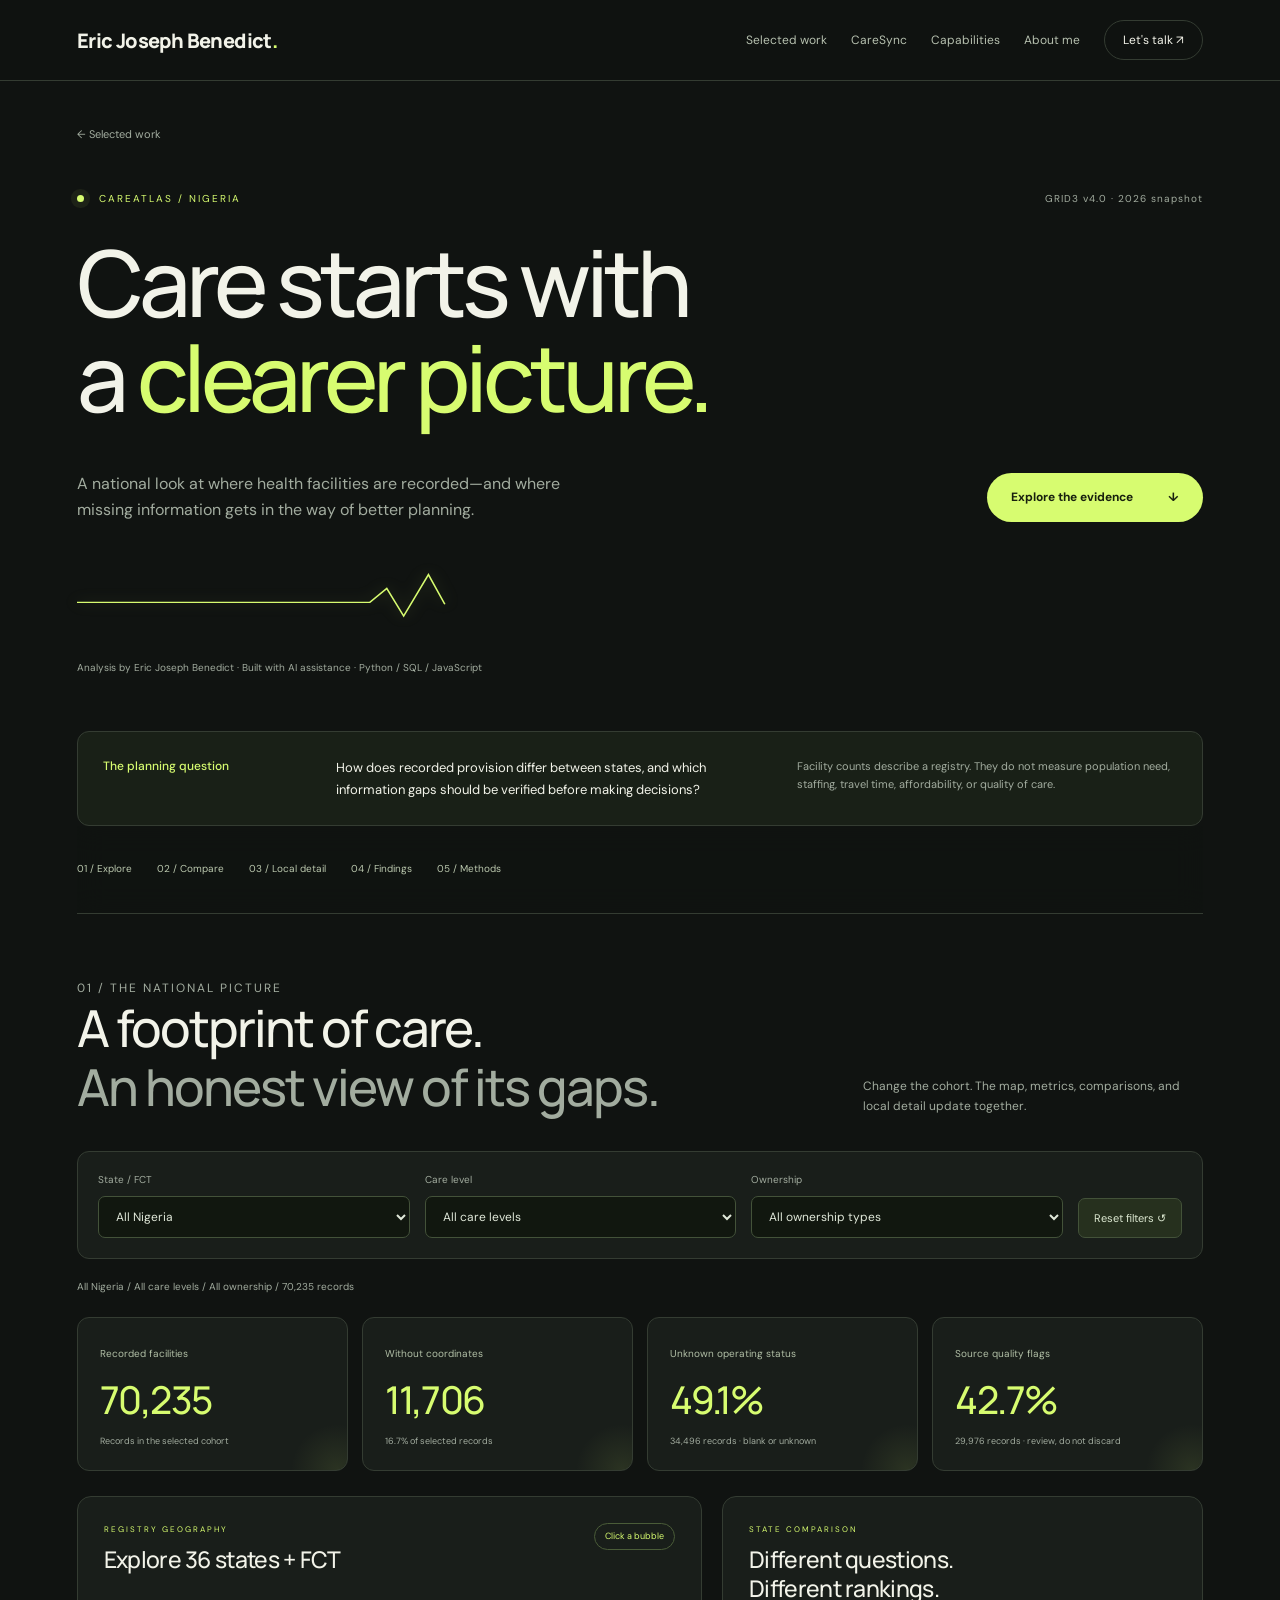
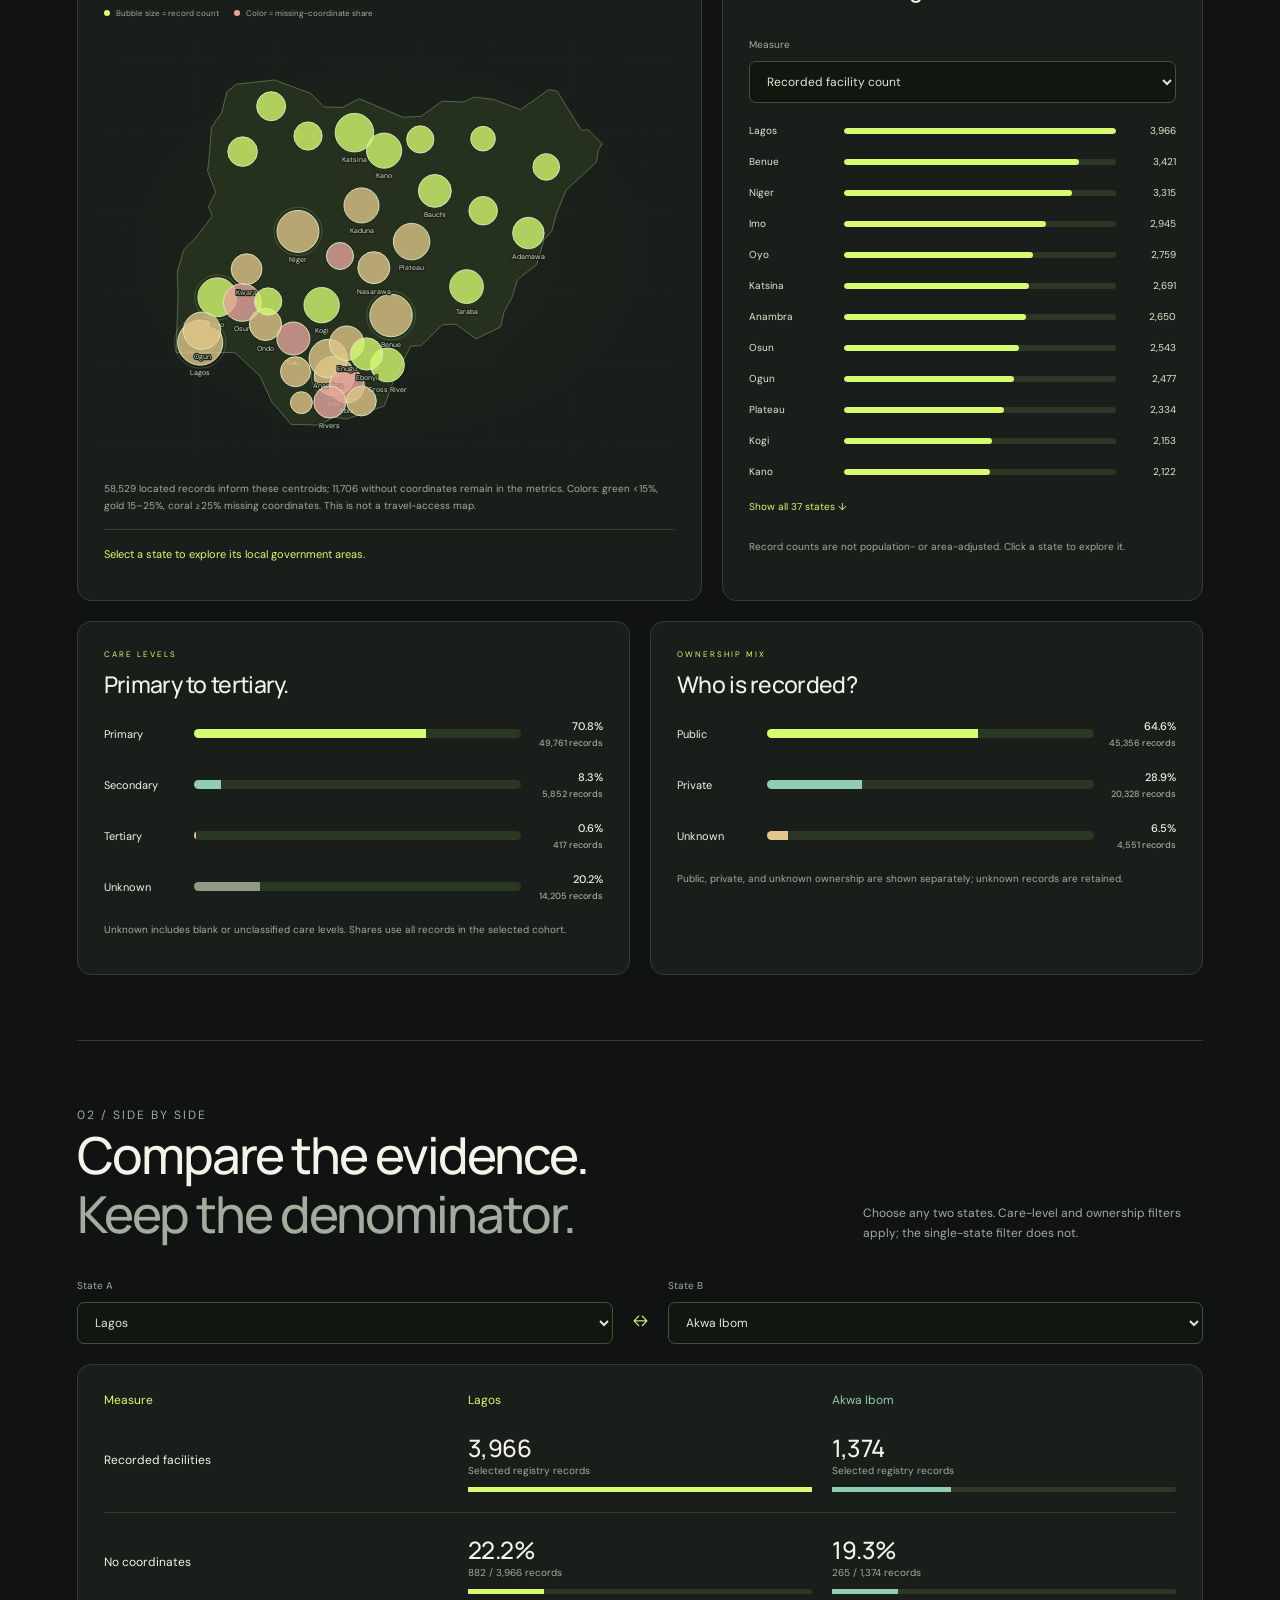
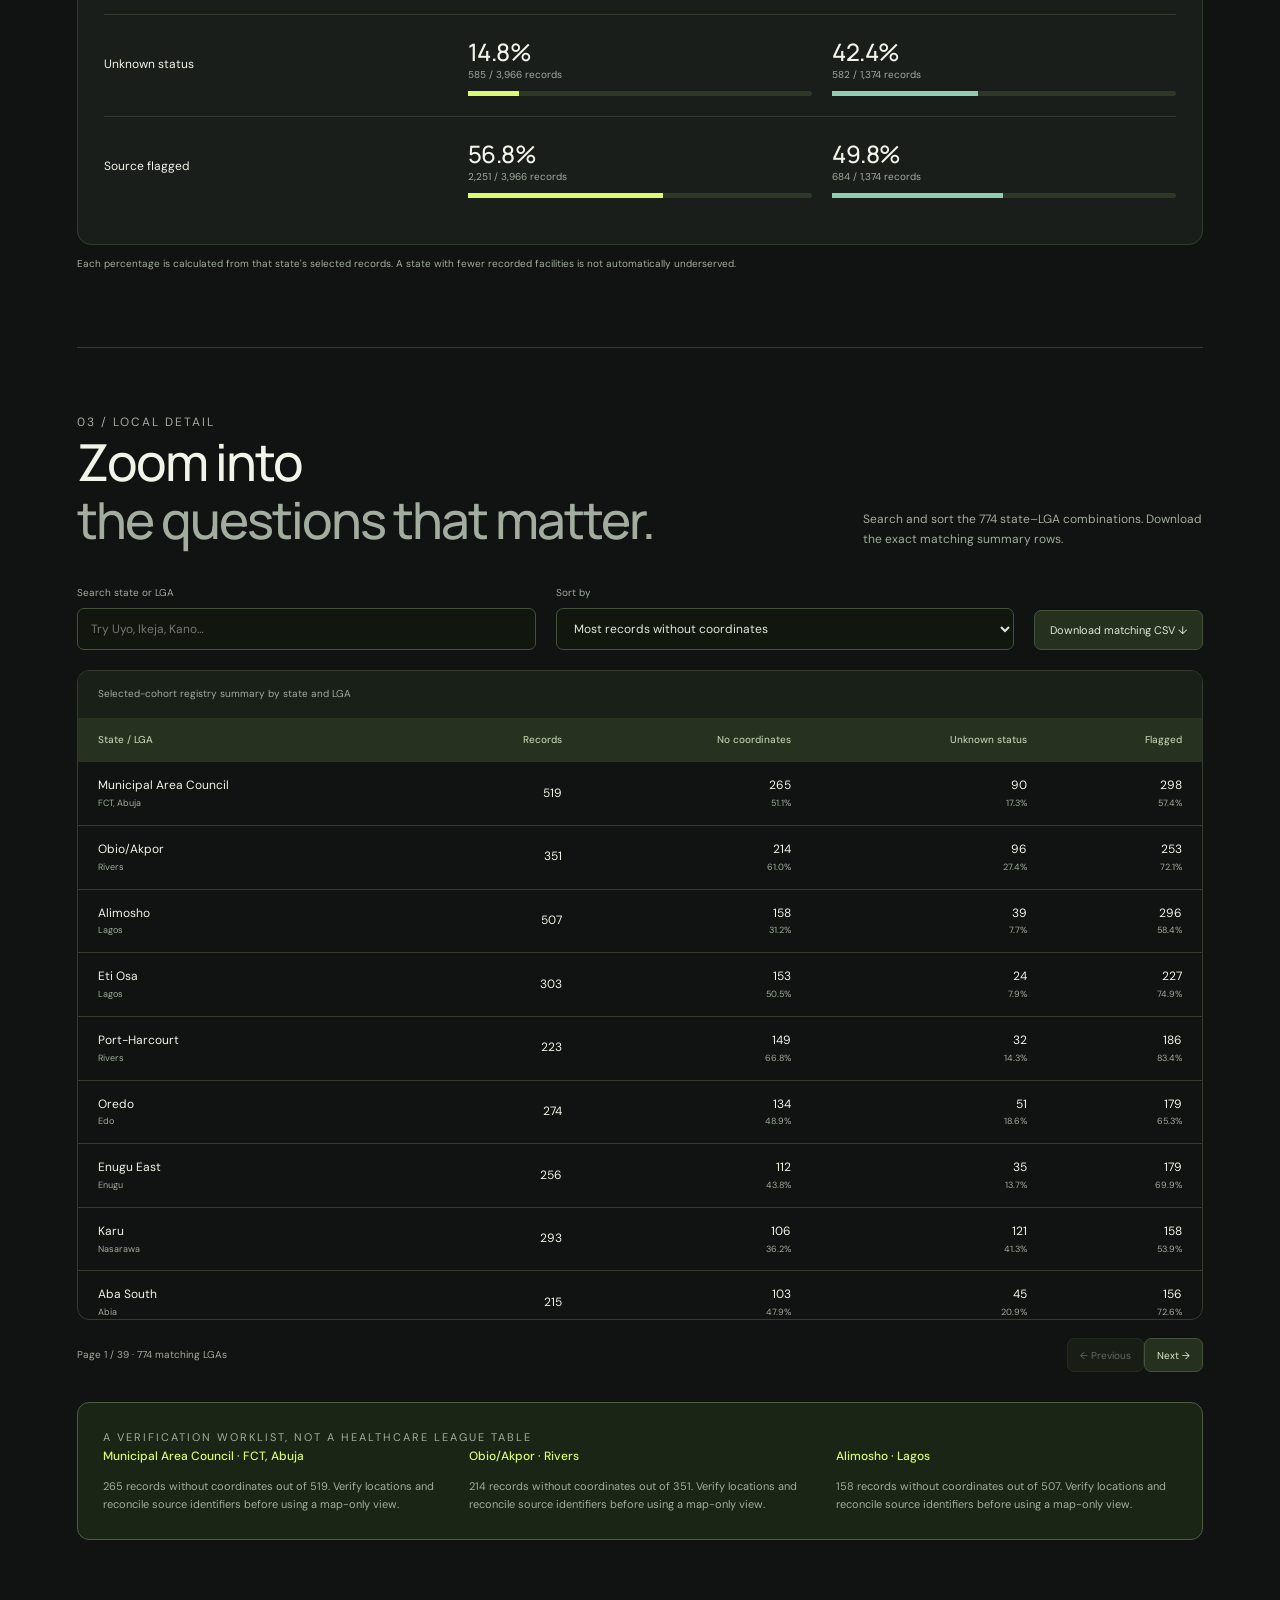
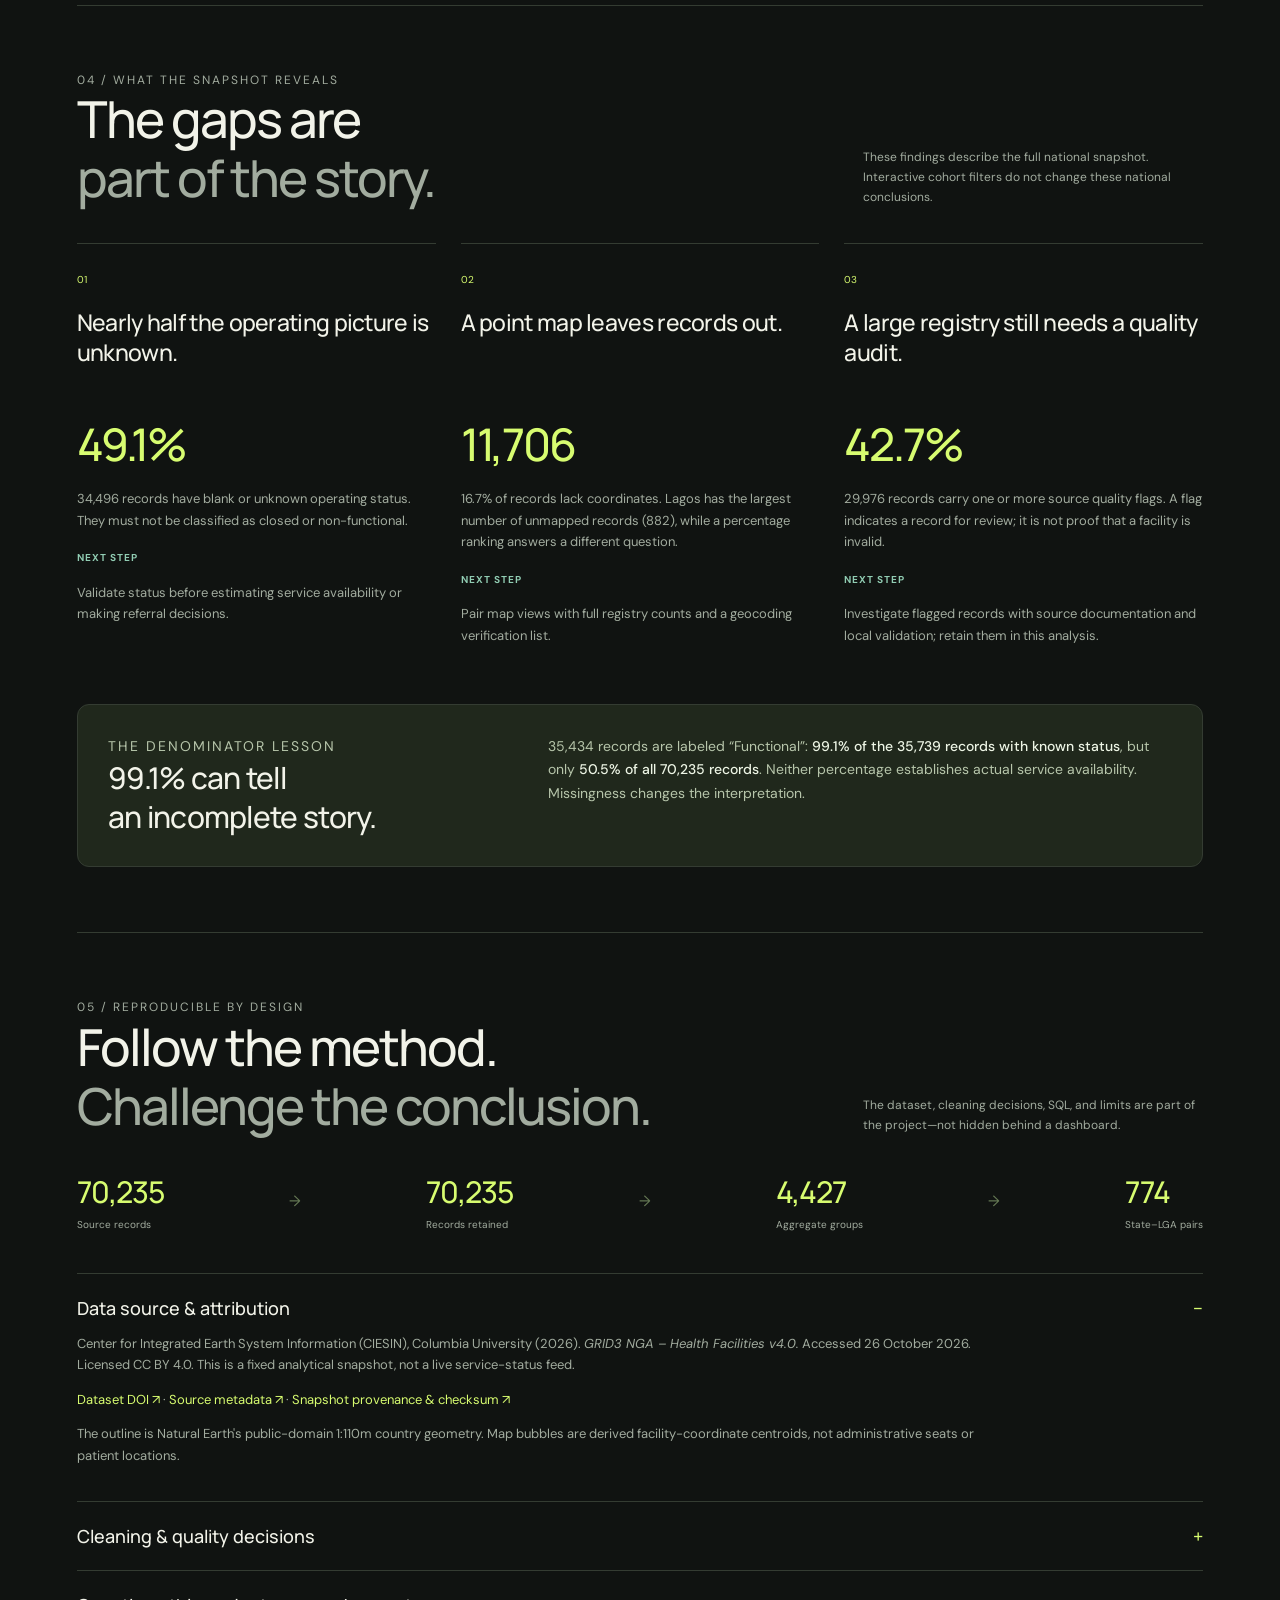
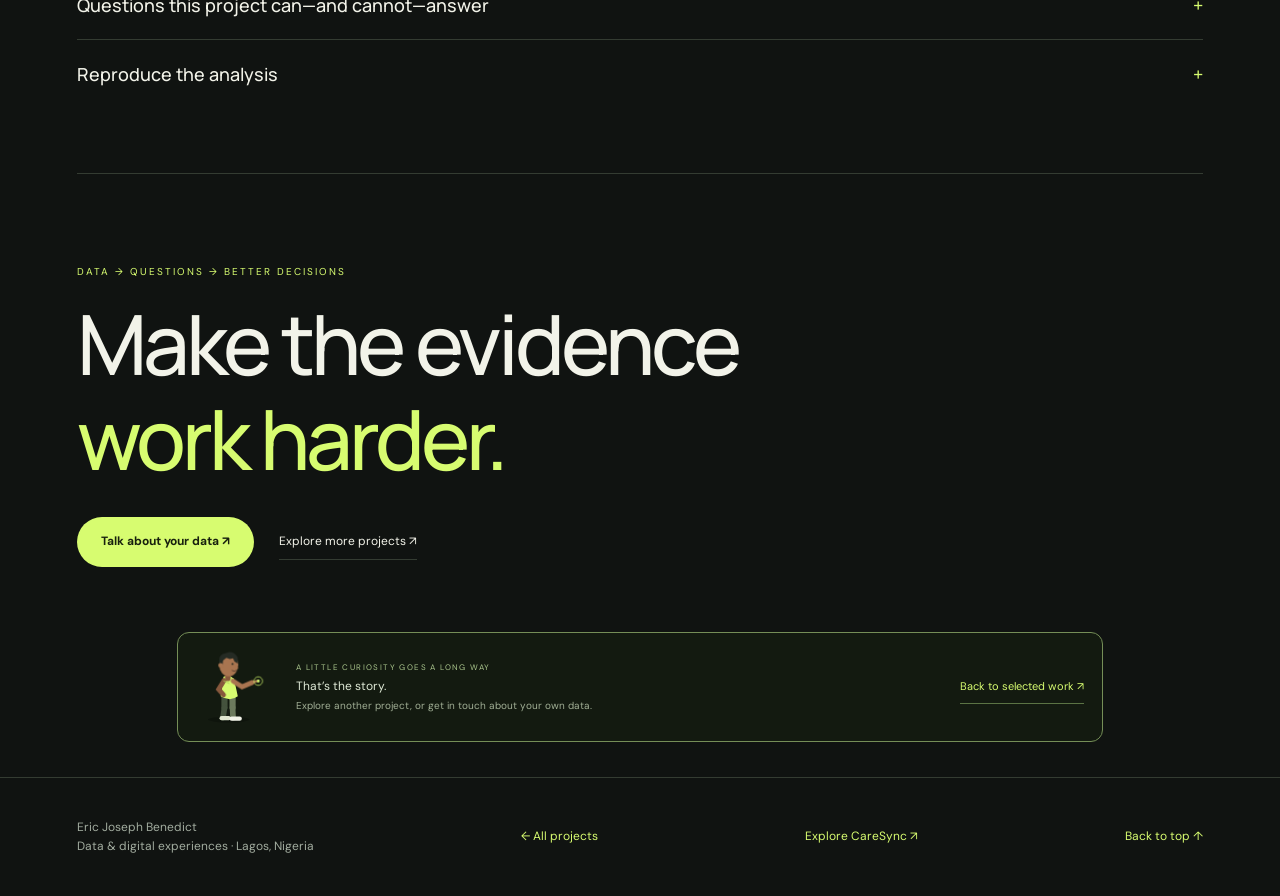
<file: nigeria_healthcare.html>
<!doctype html>
<html lang="en"><head><meta charset="utf-8"><meta name="viewport" content="width=device-width,initial-scale=1"><meta name="description" content="CareAtlas Nigeria: a reproducible analysis of 70,235 GRID3 health facility records, examining recorded provision and the registry gaps that affect planning."><meta name="theme-color" content="#101311"><title>CareAtlas Nigeria — Eric Joseph Benedict</title><link rel="stylesheet" href="portfolio.css"><link rel="stylesheet" href="chrome.css"><link rel="stylesheet" href="careatlas.css"><script src="motion-chart.js"></script><script src="careatlas.js" defer></script><link rel="stylesheet" href="project-guide.css"><script src="project-guide.js" defer></script></head><body>
<a class="site-skip" href="#project-content">Skip to project</a><div class="site-progress" aria-hidden="true"></div><div class="sitebar"><div class="sitebar-inner"><a class="sitebrand" href="index.html" aria-label="Eric Joseph Benedict home">Eric Joseph Benedict<span>.</span></a><button class="site-toggle" aria-controls="site-links" aria-expanded="false">Menu</button><div class="sitebar-links" id="site-links"><a href="index.html#work">Selected work</a><a href="caresync.html">CareSync</a><a href="index.html#skills">Capabilities</a><a href="index.html#about">About me</a><a class="sitecontact" href="index.html#contact">Let's talk ↗</a></div></div></div><div id="project-content" tabindex="-1"></div>
<main class="wrap atlas"><div class="atlas-hero"><a class="atlas-back" href="index.html#work">← Selected work</a><div class="atlas-titleline"><p class="label"><span class="atlas-live"></span> CareAtlas / Nigeria</p><span class="atlas-edition">GRID3 v4.0 · 2026 snapshot</span></div><h1>Care starts with<br>a <em>clearer picture.</em></h1><div class="atlas-herobottom"><p>A national look at where health facilities are recorded—and where missing information gets in the way of better planning.</p><a class="primary" href="#explore">Explore the evidence <span>↓</span></a></div><svg class="atlas-ecg" viewBox="0 0 1000 65" preserveAspectRatio="none" aria-hidden="true"><path d="M0 35H240L260 35L275 20L290 50L312 5L337 60L360 35H620L640 35L655 20L670 50L692 5L717 60L740 35H1000"/></svg><div class="atlas-credit">Analysis by Eric Joseph Benedict · Built with AI assistance · Python / SQL / JavaScript</div></div>
<div class="atlas-brief"><b>The planning question</b><p>How does recorded provision differ between states, and which information gaps should be verified before making decisions?</p><span>Facility counts describe a registry. They do not measure population need, staffing, travel time, affordability, or quality of care.</span></div>
<nav class="atlas-nav" aria-label="Project sections"><a href="#explore">01 / Explore</a><a href="#compare">02 / Compare</a><a href="#local">03 / Local detail</a><a href="#findings">04 / Findings</a><a href="#methods">05 / Methods</a></nav>
<section class="atlas-section" id="explore"><div class="sectionhead"><div><p class="label">01 / The national picture</p><h2>A footprint of care.<br><span>An honest view of its gaps.</span></h2></div><p>Change the cohort. The map, metrics, comparisons, and local detail update together.</p></div>
<div id="atlas-loading" class="atlas-message" role="status">Loading the verified dataset…</div><div class="atlas-filterbar"><label>State / FCT<select id="state-filter" disabled><option value="all">All Nigeria</option></select></label><label>Care level<select id="level-filter" disabled><option value="all">All care levels</option></select></label><label>Ownership<select id="owner-filter" disabled><option value="all">All ownership types</option></select></label><button id="reset-filters" type="button" disabled>Reset filters ↺</button></div>
<p class="atlas-cohort" id="cohort" aria-live="polite"></p><div class="atlas-kpis"><article><span>Recorded facilities</span><strong id="kpi-total">—</strong><small>Records in the selected cohort</small></article><article><span>Without coordinates</span><strong id="kpi-missing">—</strong><small id="kpi-missing-note">—</small></article><article><span>Unknown operating status</span><strong id="kpi-status">—</strong><small id="kpi-status-note">—</small></article><article><span>Source quality flags</span><strong id="kpi-flags">—</strong><small id="kpi-flags-note">—</small></article></div>
<div class="atlas-overview"><article class="atlas-panel atlas-map-panel"><div class="atlas-panelhead"><div><p class="label">Registry geography</p><h3 id="map-title">Explore 36 states + FCT</h3></div><span class="atlas-map-tag">Click a bubble</span></div><div class="atlas-maplegend"><span><i></i> Bubble size = record count</span><span><i class="gap"></i> Color = missing-coordinate share</span></div><div class="atlas-mapwrap"><svg id="facility-map" viewBox="0 0 760 560" role="group" aria-label="Interactive map of recorded facility distributions"></svg><div class="atlas-tooltip" id="map-tooltip" hidden></div></div><p class="atlas-mapnote" id="map-note">Bubbles use the centroid of available facility coordinates. Missing-coordinate records still count in all metrics.</p><div class="atlas-selected" id="selected-location">Select a state to explore its local government areas.</div></article>
<article class="atlas-panel"><div class="atlas-panelhead"><div><p class="label">State comparison</p><h3>Different questions.<br>Different rankings.</h3></div></div><label class="atlas-chartlabel">Measure<select id="rank-metric"><option value="records">Recorded facility count</option><option value="missing">Missing-coordinate share</option><option value="unknown">Unknown-status share</option><option value="flagged">Source-flagged share</option></select></label><div class="atlas-ranking" id="state-ranking"></div><button class="atlas-textbutton" id="rank-expand" type="button">Show all 37 states ↓</button><p class="atlas-small" id="rank-note">Counts are not adjusted for population or geographic area.</p></article></div>
<div class="atlas-mixgrid"><article class="atlas-panel"><p class="label">Care levels</p><h3>Primary to tertiary.</h3><div id="level-mix" class="atlas-mix"></div><p class="atlas-small">Unknown includes blank or unclassified care levels. Shares use all records in the selected cohort.</p></article><article class="atlas-panel"><p class="label">Ownership mix</p><h3>Who is recorded?</h3><div id="owner-mix" class="atlas-mix"></div><p class="atlas-small">Public, private, and unknown ownership are shown separately; unknown records are retained.</p></article></div></section>
<section class="atlas-section" id="compare"><div class="sectionhead"><div><p class="label">02 / Side by side</p><h2>Compare the evidence.<br><span>Keep the denominator.</span></h2></div><p>Choose any two states. Care-level and ownership filters apply; the single-state filter does not.</p></div><div class="atlas-compare-controls"><label>State A<select id="compare-a" disabled></select></label><span>↔</span><label>State B<select id="compare-b" disabled></select></label></div><div class="atlas-panel" id="comparison"></div><p class="atlas-small">Each percentage is calculated from that state's selected records. A state with fewer recorded facilities is not automatically underserved.</p></section>
<section class="atlas-section" id="local"><div class="sectionhead"><div><p class="label">03 / Local detail</p><h2>Zoom into<br><span>the questions that matter.</span></h2></div><p>Search and sort the 774 state–LGA combinations. Download the exact matching summary rows.</p></div><div class="atlas-tabletools"><label>Search state or LGA<input id="lga-search" type="search" placeholder="Try Uyo, Ikeja, Kano…"></label><label>Sort by<select id="lga-sort"><option value="missingCount">Most records without coordinates</option><option value="missingShare">Highest missing-coordinate share</option><option value="unknownCount">Most records with unknown status</option><option value="records">Most recorded facilities</option><option value="name">State and LGA name</option></select></label><button type="button" id="download-lga">Download matching CSV ↓</button></div><div class="atlas-tablewrap" role="region" aria-label="LGA registry summary" tabindex="0"><table><caption>Selected-cohort registry summary by state and LGA</caption><thead><tr><th scope="col">State / LGA</th><th scope="col">Records</th><th scope="col">No coordinates</th><th scope="col">Unknown status</th><th scope="col">Flagged</th></tr></thead><tbody id="lga-table"></tbody></table></div><div class="atlas-pagination"><span id="lga-count" role="status"></span><div><button id="prev-page" type="button">← Previous</button><button id="next-page" type="button">Next →</button></div></div><div class="atlas-worklist"><p class="label">A verification worklist, not a healthcare league table</p><div id="worklist"></div></div></section>
<section class="atlas-section" id="findings"><div class="sectionhead"><div><p class="label">04 / What the snapshot reveals</p><h2>The gaps are<br><span>part of the story.</span></h2></div><p>These findings describe the full national snapshot. Interactive cohort filters do not change these national conclusions.</p></div><div class="atlas-findings"><article><span class="atlas-findnum">01</span><h3>Nearly half the operating picture is unknown.</h3><strong>49.1%</strong><p>34,496 records have blank or unknown operating status. They must not be classified as closed or non-functional.</p><b>Next step</b><p>Validate status before estimating service availability or making referral decisions.</p></article><article><span class="atlas-findnum">02</span><h3>A point map leaves records out.</h3><strong>11,706</strong><p>16.7% of records lack coordinates. Lagos has the largest number of unmapped records (882), while a percentage ranking answers a different question.</p><b>Next step</b><p>Pair map views with full registry counts and a geocoding verification list.</p></article><article><span class="atlas-findnum">03</span><h3>A large registry still needs a quality audit.</h3><strong>42.7%</strong><p>29,976 records carry one or more source quality flags. A flag indicates a record for review; it is not proof that a facility is invalid.</p><b>Next step</b><p>Investigate flagged records with source documentation and local validation; retain them in this analysis.</p></article></div><div class="atlas-denominator"><div><p class="label">The denominator lesson</p><h3>99.1% can tell<br>an incomplete story.</h3></div><p>35,434 records are labeled “Functional”: <b>99.1% of the 35,739 records with known status</b>, but only <b>50.5% of all 70,235 records</b>. Neither percentage establishes actual service availability. Missingness changes the interpretation.</p></div></section>
<section class="atlas-section" id="methods"><div class="sectionhead"><div><p class="label">05 / Reproducible by design</p><h2>Follow the method.<br><span>Challenge the conclusion.</span></h2></div><p>The dataset, cleaning decisions, SQL, and limits are part of the project—not hidden behind a dashboard.</p></div><div class="atlas-lineage"><div><strong>70,235</strong><span>Source records</span></div><b>→</b><div><strong>70,235</strong><span>Records retained</span></div><b>→</b><div><strong>4,427</strong><span>Aggregate groups</span></div><b>→</b><div><strong>774</strong><span>State–LGA pairs</span></div></div>
<div class="atlas-methods"><details open><summary>Data source & attribution</summary><p>Center for Integrated Earth System Information (CIESIN), Columbia University (2026). <em>GRID3 NGA – Health Facilities v4.0.</em> Accessed 26 October 2026. Licensed CC BY 4.0. This is a fixed analytical snapshot, not a live service-status feed.</p><p><a href="https://doi.org/10.7916/pjpv-9q55" target="_blank" rel="noopener noreferrer">Dataset DOI ↗</a> · <a href="https://www.arcgis.com/home/item.html?id=9df52e12d0b5422f8f73c44d0dc91f8b" target="_blank" rel="noopener noreferrer">Source metadata ↗</a> · <a href="careatlas/source.json">Snapshot provenance & checksum ↗</a></p><p>The outline is Natural Earth's public-domain 1:110m country geometry. Map bubbles are derived facility-coordinate centroids, not administrative seats or patient locations.</p></details><details><summary>Cleaning & quality decisions</summary><p>Verify complete, non-overlapping pagination and unique source identifiers. Trim administrative labels and group by state plus LGA. Standardize blank ownership and care level to Unknown. Retain blank/unknown operating status separately from known status.</p><p>All 70,235 records are retained, including 11,706 without coordinates and 29,976 source-flagged records. No globally invalid coordinates were found among non-null pairs. 1,336 repeated-name groups contain 1,378 excess records; matching names alone are insufficient evidence to delete a facility.</p></details><details><summary>Questions this project can—and cannot—answer</summary><p>It can compare recorded facility counts, care-level/ownership composition, known-status coverage, and data-quality gaps. It cannot establish service capacity, clinical quality, staff availability, population-adjusted need, journey time, or affordability.</p><p>The publisher describes the release as non-exhaustive and not fully validated. Source inputs span different dates. A record is not a guaranteed distinct, open, accessible facility. State totals and map centroids are descriptive summaries, not a basis for allocating care on their own.</p></details><details><summary>Reproduce the analysis</summary><p>Download the Python pipeline, run <code>python healthcare_analysis.py --download</code>, then inspect the generated aggregate JSON and CSV files. It uses Python's standard library and SQLite. Compare the raw SHA-256 checksum in source.json to identify source revisions.</p><div class="atlas-downloads"><a href="healthcare_analysis.py" download>Python pipeline ↓</a><a href="careatlas/analysis.sql" download>SQL analysis ↓</a><a href="careatlas/README.md">Project walkthrough ↗</a><a href="careatlas/states.csv" download>State summary CSV ↓</a><a href="careatlas/lgas.csv" download>LGA summary CSV ↓</a></div></details></div></section>
<div class="contact"><p class="label">Data → questions → better decisions</p><h2>Make the evidence<br><em>work harder.</em></h2><div class="actions"><a class="primary" href="mailto:josephkings007@gmail.com">Talk about your data ↗</a><a class="textlink" href="index.html#work">Explore more projects ↗</a></div></div></main>
<div class="sitefooter"><div>Eric Joseph Benedict<br>Data & digital experiences · Lagos, Nigeria</div><a href="index.html#work">← All projects</a><a href="caresync.html">Explore CareSync ↗</a><a href="#project-content">Back to top ↑</a></div><script src="site.js"></script>
</body></html>
</file>
<file: portfolio.css>
@import url('https://fonts.googleapis.com/css2?family=DM+Sans:wght@400;500;600;700&family=Manrope:wght@400;500;600;700;800&display=swap');
:root{--bg:#101311;--panel:#191e1a;--ink:#f2f3e9;--muted:#a2ac9f;--line:#343c32;--lime:#d7fc70;--font:Manrope,Arial,sans-serif}
*{box-sizing:border-box}html{scroll-behavior:smooth;scroll-padding-top:100px}body{margin:0;background:var(--bg);color:var(--ink);font:15px/1.65 'DM Sans',Arial,sans-serif}a{color:inherit;text-decoration:none}button{font:inherit;cursor:pointer}button,a,input{outline-offset:5px}a:focus-visible,button:focus-visible{outline:2px solid var(--lime)}button{color:inherit}::selection{background:var(--lime);color:var(--bg)}.wrap{max-width:1360px;margin:auto;padding:0 6%}.skip{position:fixed;top:-80px;left:20px;z-index:99;background:var(--lime);color:#101311;padding:12px}.skip:focus{top:12px}
header{position:sticky;top:0;background:#101311ed;backdrop-filter:blur(16px);border-bottom:1px solid var(--line);z-index:10}nav{height:88px;display:flex;align-items:center;gap:30px}.brand{margin-right:auto;font-family:var(--font);font-weight:800;letter-spacing:-1px;font-size:23px}.brand span{color:var(--lime)}.navlinks{display:flex;gap:28px;font-size:12px}.navlinks a:hover,.navlinks a[aria-current]{color:var(--lime)}.pill{border:1px solid var(--line);border-radius:40px;padding:11px 20px;display:inline-flex;gap:24px;align-items:center;font-size:12px}.pill:hover{border-color:var(--lime)}.menu{display:none;background:transparent;border:1px solid var(--line);padding:8px 14px;border-radius:20px}
.hero{padding:85px 0 60px;position:relative}.eyebrow{font-size:10px;text-transform:uppercase;letter-spacing:2px;color:var(--muted);display:flex;align-items:center;gap:10px}.dot{width:7px;height:7px;background:var(--lime);border-radius:50%;box-shadow:0 0 14px #d7fc7055}.herogrid{display:grid;grid-template-columns:1.4fr 1fr;gap:5%;align-items:center;margin-top:30px}h1{font:500 clamp(56px,6.4vw,92px)/1.04 var(--font);letter-spacing:-5px;margin:0 0 30px}h1 em{color:var(--lime);font-style:normal}.intro{color:var(--muted);max-width:430px;font-size:15px}.actions{display:flex;gap:25px;align-items:center;margin-top:30px}.primary{border:0;background:var(--lime);color:#18200e;border-radius:40px;padding:15px 24px;display:inline-flex;gap:35px;align-items:center;font-size:12px;font-weight:700}.primary:hover{background:#e5ff9c;transform:translateY(-2px)}.textlink{font-size:12px;border-bottom:1px solid var(--line);padding:8px 0}.herobottom{display:flex;justify-content:space-between;align-items:end;margin-top:62px;color:var(--muted);font-size:11px}.person{color:var(--ink);font-size:14px;display:block}.scrollcue{letter-spacing:1px;text-transform:uppercase;font-size:9px}
.visual{position:relative;min-height:400px;display:grid;place-items:center;isolation:isolate}.visual:before{content:"";position:absolute;inset:0;background:radial-gradient(ellipse,#8caa4130,transparent 65%);z-index:-1}.orbit{width:310px;height:310px;border:1px solid #c8e49c35;border-radius:50%;position:absolute}.orbit:after{content:"";width:11px;height:11px;background:var(--lime);position:absolute;left:42px;top:36px;border-radius:50%;box-shadow:0 0 25px var(--lime)}.orbit.two{width:390px;height:390px;transform:rotate(80deg);border-style:dashed;opacity:.4}.orb{width:220px;height:220px;border-radius:50%;background:radial-gradient(circle at 32% 28%,#d2f185,#526a31 38%,#1c2a17 70%);box-shadow:inset -20px -20px 40px #0008,0 0 70px #9db95b15;display:grid;place-items:center;overflow:hidden}.orb svg{width:180px;opacity:.65}.float{position:absolute;border:1px solid #546349;background:#1b231ae8;padding:12px 16px;border-radius:10px;font-size:10px;box-shadow:0 15px 40px #0004}.float strong{display:block;color:var(--lime);font:600 22px var(--font);margin-top:3px}.float.one{top:34px;right:0}.float.two{bottom:24px;left:0}.float.three{bottom:95px;right:-10px;display:flex;align-items:center;gap:8px}.float small{color:var(--muted)}.spark{height:28px;display:flex;align-items:end;gap:4px}.spark i{width:5px;background:var(--lime);border-radius:2px}
.toolstrip{border-block:1px solid var(--line);display:flex;flex-wrap:wrap;align-items:center;justify-content:space-between;gap:20px;padding:25px 0;color:#c1cab9;font:600 15px var(--font)}.toolstrip small{font:9px 'DM Sans',sans-serif;letter-spacing:2px;color:var(--muted);max-width:100px}
section{padding:90px 0;border-bottom:1px solid var(--line)}.sectionhead{display:flex;align-items:end;justify-content:space-between;gap:20px;margin-bottom:35px}.label{font-size:10px;letter-spacing:2px;color:var(--lime);text-transform:uppercase;margin:0 0 15px}h2{font:500 clamp(32px,4vw,51px)/1.15 var(--font);letter-spacing:-2px;margin:0}h2 span{color:var(--muted)}.sectionhead p{max-width:320px;font-size:12px;color:var(--muted);margin-bottom:0}.filters{display:flex;gap:8px;flex-wrap:wrap;margin-bottom:28px}.filter{background:transparent;border:1px solid var(--line);border-radius:24px;padding:9px 18px;font-size:11px}.filter[aria-pressed=true]{background:var(--lime);color:#19220f;border-color:var(--lime)}.projects{display:grid;grid-template-columns:1fr 1fr;gap:36px 25px}.project[hidden]{display:none}.preview{height:265px;position:relative;border-radius:12px;overflow:hidden;padding:25px;transition:transform .35s;background:#222d23}.project:hover .preview{transform:translateY(-5px)}.preview .projectno{position:absolute;top:18px;left:20px;color:#ffffff70;font-size:10px}.preview .badge{position:absolute;top:16px;right:18px;font-size:9px;background:#ffffff15;border:1px solid #ffffff20;padding:4px 10px;border-radius:20px}.projectmeta{display:flex;justify-content:space-between;align-items:center;margin-top:16px;gap:12px}.projectmeta h3{font:600 19px var(--font);margin:3px 0}.projectmeta p{color:var(--muted);font-size:10px;margin:0}.openproject{border:1px solid var(--line);background:transparent;border-radius:50%;height:38px;width:38px;flex-shrink:0}.openproject:hover{background:var(--lime);color:#101311}.cardtitle{background:transparent;border:0;text-align:left;padding:0}.miniwindow{margin:26px auto 0;width:88%;background:#101a15;border:1px solid #72805d55;border-radius:8px;padding:16px;box-shadow:0 20px 40px #0005;transform:rotate(-3deg)}.windowbar{display:flex;gap:4px;margin-bottom:20px}.windowbar i{width:4px;height:4px;background:#738466;border-radius:50%}.minititle{font:500 23px/1.2 var(--font);letter-spacing:-1px;margin:0 0 12px}.minititle b{color:var(--lime);font-weight:500}.miniline{width:60%;height:3px;background:#44513d;margin-bottom:5px}.minibutton{background:var(--lime);width:65px;height:15px;border-radius:20px;margin-top:16px}.web{background:#293628}.japan{background:#2b2d3e}.rare{background:#233a3d}.ai{background:#393228}.spotify{background:#25372c}.chartbox{background:#131a20d9;margin:29px 8px 0;padding:15px;border:1px solid #ffffff15;border-radius:8px}.chartbox small{color:#c2c7c9;font-size:9px}.chartbox strong{display:block;font:500 26px var(--font);margin:5px 0;color:#e7e8ee}.chartbox svg{width:100%;height:85px}.chartnote{font-size:8px;color:#aeb4c0}.barrow{display:flex;gap:10px;align-items:end;height:90px;margin-top:15px}.barrow i{background:#a7b8ff;width:100%;border-radius:3px 3px 0 0}.rare .barrow i{background:#72c8b5}.ai .barrow i{background:#d6b77e}.spotgrid{display:flex;gap:14px;align-items:center}.record{width:96px;height:96px;border-radius:50%;background:repeating-radial-gradient(#182a1e 0 3px,#253d2b 4px 5px);display:grid;place-items:center;flex-shrink:0}.record:after{content:"";width:30px;height:30px;border:9px solid #a7e3a3;border-radius:50%;background:#182a1e}.spotbars{display:flex;gap:5px;height:70px;align-items:center}.spotbars i{width:7px;background:#a7e3a3;border-radius:4px}
.skillsgrid{display:grid;grid-template-columns:1fr 1.5fr;gap:8%}.skillsintro p{color:var(--muted);font-size:13px;max-width:320px;margin-top:25px}.skillslist details{border-bottom:1px solid var(--line);padding:20px 0}.skillslist details:first-child{border-top:1px solid var(--line)}summary{cursor:pointer;list-style:none;display:flex;align-items:center;gap:18px;font:500 20px var(--font)}summary::-webkit-details-marker{display:none}summary .num{font-size:10px;color:var(--muted)}summary:after{content:"+";margin-left:auto;color:var(--lime)}details[open] summary:after{content:"−"}.skillslist p{color:var(--muted);font-size:13px;padding-left:33px}.tags{display:flex;flex-wrap:wrap;gap:8px;padding-left:33px}.tags span{font-size:10px;border:1px solid var(--line);border-radius:20px;padding:5px 11px}
.aboutgrid{display:grid;grid-template-columns:1fr 1fr;gap:10%}.aboutcopy p{color:var(--muted);font-size:14px}.aboutcopy p:first-child{font-size:21px;color:var(--ink);line-height:1.6;margin-top:0}.values{display:grid;grid-template-columns:1fr 1fr;gap:20px;margin-top:35px}.values b{font-size:12px;font-weight:500}.values p{font-size:11px;margin-top:5px}.timeline{margin-top:45px} .job{display:grid;grid-template-columns:170px 1fr auto;gap:20px;padding:24px 0;border-top:1px solid var(--line)}.job time,.job small{font-size:11px;color:var(--muted)}.job h3{font-size:16px;font-weight:500;margin:0}.job p{font-size:12px;color:var(--muted);margin:6px 0}.contact{padding:90px 0 55px}.contact h2{font-size:clamp(45px,6.5vw,85px);max-width:900px;letter-spacing:-4px}.contact h2 em{color:var(--lime);font-style:normal}.contactrow{display:flex;justify-content:space-between;align-items:center;margin-top:40px;gap:25px;flex-wrap:wrap}.contactrow p{font-size:12px;color:var(--muted);max-width:310px}.contactlinks{display:flex;gap:20px;font-size:12px}.contactlinks a{border-bottom:1px solid var(--line)}footer{border-top:1px solid var(--line);padding:22px 0;display:flex;justify-content:space-between;font-size:10px;color:var(--muted)}.backtotop{color:var(--ink)}dialog{background:#191e1a;color:var(--ink);border:1px solid var(--line);border-radius:18px;max-width:700px;width:calc(100% - 32px);padding:40px;max-height:85vh;overflow:auto}dialog::backdrop{background:#000b;backdrop-filter:blur(8px)}.close{float:right;background:transparent;border:1px solid var(--line);border-radius:50%;width:34px;height:34px}dialog h2{font-size:34px;margin-top:25px}dialog p{color:var(--muted)}dialog h3{font-size:13px;color:var(--lime);margin-top:25px}.dialogactions{display:flex;gap:20px;align-items:center;flex-wrap:wrap;margin-top:30px}.reveal{animation:appear .6s ease-out both}@keyframes appear{from{opacity:0;transform:translateY(18px)}to{opacity:1;transform:none}}
@media(min-width:1000px){.visual{animation:appear 1s ease-out}.orbit{animation:spin 40s linear infinite}.orbit.two{animation-direction:reverse;animation-duration:60s}@keyframes spin{to{transform:rotate(360deg)}}}
@media(max-width:900px){h1{letter-spacing:-3px}.visual{transform:scale(.85);margin-inline:-30px}.navlinks{gap:15px}.navlinks a{font-size:10px}.job{grid-template-columns:140px 1fr}.job small{display:none}.skillsgrid{gap:5%}.contact h2{letter-spacing:-2px}}
@media(max-width:650px){.wrap{padding:0 6%}nav{height:72px;gap:14px}.menu{display:block}.navcontact{display:none}.navlinks{display:none;position:absolute;top:72px;left:0;right:0;background:#191e1a;border-bottom:1px solid var(--line);padding:25px 6%;flex-direction:column}.navlinks.open{display:flex}.navlinks a{font-size:14px}.hero{padding-top:45px}.herogrid{grid-template-columns:1fr}.visual{min-height:340px;transform:scale(.85);margin:15px 0 -15px}.float.one{right:5px}.float.three{right:0}h1{font-size:58px;letter-spacing:-3px}.intro{font-size:14px}.herobottom{margin-top:25px}.scrollcue{display:none}.toolstrip{justify-content:flex-start;gap:20px;font-size:13px}.toolstrip small{width:100%;max-width:none}section{padding:60px 0}.sectionhead{display:block}.sectionhead p{margin-top:20px}.projects,.skillsgrid,.aboutgrid{grid-template-columns:1fr}.preview{height:250px}.skillslist{margin-top:30px}.aboutcopy{margin-top:30px}.job{grid-template-columns:1fr;gap:8px}.contact{padding:60px 0 40px}.contact h2{font-size:49px}.contactlinks{flex-wrap:wrap}footer{font-size:9px;gap:15px}dialog{padding:25px}.hero .eyebrow{font-size:8px;letter-spacing:1.5px}}
@media(prefers-reduced-motion:reduce){*,*:before,*:after{animation:none!important;transition:none!important;scroll-behavior:auto!important}}

.care{background:radial-gradient(ellipse at 70% 10%,#648268,#283c30 65%)}.caremini{background:#f4f6ef;color:#1a3528;border-radius:9px;margin:25px auto 0;max-width:470px;transform:rotate(-2deg);box-shadow:0 24px 50px #0005;padding:16px}.caremininav{font-weight:700;font-size:14px;border-bottom:1px solid #cdd6ca;padding-bottom:12px}.caremininav span{float:right;font-size:7px;letter-spacing:1px;margin-top:6px}.careminibody{display:grid;grid-template-columns:80px 1fr;gap:16px;margin-top:15px}.careminiside{font-size:8px;line-height:2.6;color:#788570;border-right:1px solid #d4ddcf}.careminibody small{font-size:8px}.careminibody h4{font-size:16px;line-height:1.2;margin:5px 0 14px}.careministats{display:flex;gap:7px;font-size:8px}.careministats span{background:#dce7d5;padding:8px;border-radius:4px}.careminibars{display:flex;gap:5px;margin-top:12px}.careminibars i{height:4px;background:#8daa7a;width:30%;border-radius:3px}.project:first-child{grid-column:1/-1;display:grid;grid-template-columns:1.4fr 1fr;background:#19211a;border:1px solid #354330;border-radius:14px;overflow:hidden;align-items:center}.project:first-child[hidden]{display:none}.project:first-child .preview{height:325px;border-radius:0}.project:first-child .projectmeta{padding:32px;margin:0}.project:first-child .projectmeta h3{font-size:30px;letter-spacing:-1px}.project:first-child .projectmeta p{font-size:12px;color:var(--lime)}.project:first-child .projectmeta:before{content:'01 / FEATURED BUILD';position:absolute;font-size:9px;letter-spacing:2px;color:var(--muted);transform:translateY(-100px)}.preview{transition:transform .4s,box-shadow .4s}.project:hover .preview{box-shadow:0 15px 40px #0003}.primary,.pill,.openproject{transition:background .2s,transform .2s,border-color .2s}@media(max-width:650px){.project:first-child{grid-template-columns:1fr}.project:first-child .preview{height:265px}.project:first-child .projectmeta{padding:25px}.project:first-child .projectmeta:before{display:none}.project:first-child .projectmeta h3{font-size:24px}.navlinks{gap:10px}}

/* Full-name navigation identity */
.brand{font-size:clamp(15px,1.7vw,20px);letter-spacing:-.6px;white-space:nowrap}
@media(max-width:650px){.brand{font-size:16px}}

.careatlas{background:radial-gradient(ellipse at 85% 20%,#5d7233,#24331e 65%)}.atlas-mini{margin:30px auto 0;padding:22px;max-width:490px;background:#131e10;border:1px solid #63794a;border-radius:10px;box-shadow:0 22px 60px #0005;transform:rotate(-2deg);animation:atlasMiniFloat 7s ease-in-out infinite}.atlas-mini>small{font-size:8px;letter-spacing:1.4px;color:#a7bc91}.atlas-mini-grid{display:grid;grid-template-columns:1fr 1fr;align-items:center;gap:10px}.atlas-mini-grid strong{display:block;color:#d7fc70;font:500 34px Manrope;letter-spacing:-1.5px;margin-top:15px}.atlas-mini-grid span{font-size:10px;color:#dbe9cf}.atlas-mini-grid p{font-size:9px;color:#99ad87;line-height:1.7}.atlas-mini-grid svg{width:100%;max-height:150px}.atlas-mini-grid circle{animation:atlasMiniPulse 4s ease-in-out infinite}.atlas-mini-note{color:#b4ce97;font-size:8px}@keyframes atlasMiniPulse{50%{opacity:.3}}@keyframes atlasMiniFloat{50%{translate:0 -7px}}@media(max-width:650px){.atlas-mini{padding:16px}.atlas-mini-grid strong{font-size:28px}}@media(prefers-reduced-motion:reduce){.atlas-mini,.atlas-mini *{animation:none!important}}
</file>
<file: motion.css>
/* Motion and exploration controls shared by every portfolio project. */
.motion-bar{display:flex;justify-content:space-between;align-items:center;flex-wrap:wrap;gap:16px;max-width:1360px;margin:28px auto;padding:18px 6%;color:#dce5d4;font:12px/1.5 'DM Sans',Arial,sans-serif}
.motion-bar-copy{display:flex;align-items:center;gap:12px}.motion-pulse{width:8px;height:8px;flex-shrink:0;border-radius:50%;background:#d7fc70;box-shadow:0 0 0 7px #d7fc7010;animation:motionPulse 2.8s ease-in-out infinite}.motion-bar small{display:block;font-size:10px;color:#a2ac9f;margin-top:3px}
.motion-actions,.motion-controls{display:flex;align-items:center;gap:7px;flex-wrap:wrap}.motion-button,.motion-jump{border:1px solid #48553e;border-radius:22px;background:#1b2418;color:#dce5d4;padding:8px 13px;font:11px/1.4 'DM Sans',Arial,sans-serif;cursor:pointer;transition:background .2s,border-color .2s,transform .2s}.motion-button:hover{background:#304025;border-color:#a0c076;transform:translateY(-2px)}.motion-button:focus-visible,.motion-jump:focus-visible,.motion-search:focus-visible{outline:2px solid #d7fc70;outline-offset:4px}.motion-button[aria-pressed=true]{background:#d7fc70;color:#14200e}.motion-button:disabled{opacity:.65;cursor:default}.motion-jump{max-width:250px}.motion-controls{margin:16px 0 10px;position:relative;z-index:1}.motion-controls .motion-button{padding:6px 12px;font-size:10px}.motion-tablepanel{background:#141b12;border:1px solid #3b4b31;border-radius:12px;padding:16px;margin:12px 0;min-width:0;color:#e0e7da}.motion-tablepanel[hidden]{display:none}.motion-tablepanel label{display:flex;align-items:center;gap:8px;color:#c6d5bc;font-size:11px}.motion-search{display:block;width:100%;margin:12px 0;background:#1d2818;color:#f2f3e9;border:1px solid #48553e;border-radius:8px;padding:10px;font:12px 'DM Sans',Arial,sans-serif}.motion-table-scroll{max-height:300px;overflow:auto}.motion-tablepanel table{width:100%;border-collapse:collapse;font-size:11px;white-space:nowrap}.motion-tablepanel th,.motion-tablepanel td{text-align:left;padding:9px 12px;border-bottom:1px solid #35432d}.motion-tablepanel th{position:sticky;top:0;background:#25321e!important;color:#dce5d4!important}.motion-tablepanel small{color:#a2ac9f;font-size:10px}.motion-series{display:flex;gap:14px;flex-wrap:wrap;margin:12px 0}.motion-result{min-height:18px;margin-top:8px;font-size:11px;color:#b6c7aa}.motion-status{position:fixed;right:20px;bottom:20px;z-index:300;background:#d7fc70;color:#14200e;border-radius:12px;padding:13px 20px;font:12px 'DM Sans',Arial,sans-serif;box-shadow:0 10px 50px #0005;max-width:calc(100% - 40px)}.motion-status:empty{display:none}
.motion-focus{background:#151d12;color:#f2f3e9;border:1px solid #60724e;border-radius:18px;width:min(1200px,94vw);max-width:94vw;max-height:94vh;padding:25px;overflow:auto}.motion-focus::backdrop{background:#000c;backdrop-filter:blur(10px)}.motion-focus-top{display:flex;align-items:center;justify-content:space-between;gap:20px;margin-bottom:25px}.motion-focus h2{font:500 clamp(18px,3vw,28px)/1.3 Manrope,Arial,sans-serif!important;letter-spacing:-.5px;margin:0}.motion-focus-stage{position:relative;min-height:300px;height:62vh}.motion-focus-stage>div{position:relative;width:100%!important;height:100%!important;max-height:none!important}.motion-focus-stage canvas{max-height:100%!important}.motion-focus-note{color:#a2ac9f;font:11px 'DM Sans',Arial,sans-serif;margin-top:20px}
.motion-visible{animation:motionArrive .8s cubic-bezier(.16,1,.3,1) both!important}.motion-card{transition:box-shadow .35s,border-color .35s}.motion-card:hover{border-color:#6c8555!important;box-shadow:0 14px 45px #0003,0 0 24px #d7fc7007!important}.motion-tour{display:flex;gap:10px;align-items:center;flex-wrap:wrap;margin:18px 0}.motion-tour span{font:11px 'DM Sans',Arial,sans-serif;color:#a2ac9f}.motion-tour .motion-button{font-size:12px}
html[data-motion=on] .float{animation:motionFloat 6s ease-in-out infinite}html[data-motion=on] .float.two{animation-delay:-2s}html[data-motion=on] .float.three{animation-delay:-4s}html[data-motion=on] .spark i{animation:motionBars 2s ease-in-out infinite alternate;transform-origin:bottom}html[data-motion=on] .spark i:nth-child(2n){animation-delay:-.7s}html[data-motion=on] .preview .barrow i{animation:motionGrow 4s cubic-bezier(.16,1,.3,1) infinite;transform-origin:bottom}html[data-motion=on] .project .spotbars i{animation:motionBars .8s ease-in-out infinite alternate}html[data-motion=on] .project .spotbars i:nth-child(2n){animation-delay:-.4s}html[data-motion=on] .project .record{animation:motionSpin 8s linear infinite}html[data-motion=on] .project:hover .caremini,html[data-motion=on] .project:hover .miniwindow{transform:rotate(0deg) translateY(-7px);transition:transform .5s}html[data-motion=on] .careminibars i{animation:motionBars 2.4s ease-in-out infinite alternate;transform-origin:left}html[data-motion=on] .ticker-inner{animation:ticker 40s linear infinite!important}html[data-motion=on] .ticker:hover .ticker-inner{animation-play-state:paused!important}
@keyframes motionArrive{from{opacity:.15;transform:translateY(22px)}to{opacity:1;transform:none}}@keyframes motionFloat{0%,100%{translate:0 0}50%{translate:0 -9px}}@keyframes motionBars{from{scale:1 .45}to{scale:1 1}}@keyframes motionGrow{from{transform:scaleY(.05)}to{transform:scaleY(1)}}@keyframes motionSpin{to{transform:rotate(360deg)}}@keyframes motionPulse{50%{box-shadow:0 0 0 11px #d7fc7005}}
html[data-motion=off] *,html[data-motion=off] *:before,html[data-motion=off] *:after{animation:none!important;transition:none!important;scroll-behavior:auto!important}
@media(max-width:650px){.motion-bar{margin:12px auto;padding:15px 6%;gap:13px}.motion-bar-copy{font-size:11px}.motion-jump{max-width:180px}.motion-focus{padding:18px}.motion-focus-stage{height:55vh}.motion-controls .motion-button{min-height:34px}.motion-bar .motion-button{min-height:38px}}
@media(prefers-reduced-motion:reduce){*,*:before,*:after{animation:none!important;transition:none!important;scroll-behavior:auto!important}}

/* Ambient movement is continuous, independent of hover or controls. */
html[data-motion=on] .caremini,html[data-motion=on] .miniwindow{animation:motionFloat 7s ease-in-out infinite}
html[data-motion=on] .chartbox svg{animation:motionChartGlow 5s ease-in-out infinite}
html[data-motion=on] .motion-card{animation:motionCardGlow 7s ease-in-out infinite}
html[data-motion=on] .motion-visible{animation:motionCardGlow 7s ease-in-out infinite!important}
html[data-motion=on] .preview .barrow i:nth-child(2n){animation-delay:-1s}
html[data-motion=on] .preview .barrow i:nth-child(3n){animation-delay:-2s}
@keyframes motionChartGlow{0%,100%{opacity:.65}50%{opacity:1}}
@keyframes motionCardGlow{0%,100%{box-shadow:0 0 0 #d7fc7000}50%{box-shadow:0 0 22px #d7fc700b}}
@media(prefers-reduced-motion:reduce){*,*:before,*:after{animation:none!important;transition:none!important}}
</file>
<file: hero-clarity.css>
/* Data becomes a pattern; the headline resolves into clarity. */
.clarity-story{position:relative;isolation:isolate;padding-bottom:142px;margin-bottom:10px}
.clarity-headline{position:relative;z-index:2;margin:0!important;font-size:clamp(46px,6.3vw,88px);line-height:1.08;letter-spacing:-.05em;font-weight:500;pointer-events:none}
.clarity-line{display:block;white-space:nowrap}.clarity-words{display:inline-block;animation:clarityResolve 1.5s cubic-bezier(.16,1,.3,1) var(--reveal) both}.clarity-headline .clarity-sense{color:var(--lime);font-style:italic;animation-name:claritySense}
.clarity-dataset{position:absolute;bottom:8px;left:0;right:0;height:190px;z-index:1;pointer-events:none}.clarity-dataset svg{display:block;width:100%;height:100%;overflow:visible}
.sorting-point{animation:claritySort 2.1s cubic-bezier(.22,.7,.3,1) var(--sort-delay) both}
.clarity-grid{animation:clarityGrid 1.5s ease-out 2.5s both}.clarity-chart{stroke-dasharray:390;stroke-dashoffset:0;animation:clarityConnect 1.6s ease-in-out 2.8s both}
.clarity-fill{animation:clarityGrid 1.5s ease-out 3.5s both}.clarity-connector{animation:claritySignal 1.5s linear 2s infinite}
.clarity-traveler{offset-path:path('M268 135L320 116L365 128L416 86L467 93L525 46');animation:clarityTravel 6s ease-in-out 4.4s infinite both}
.clarity-fragment{fill:#b5c99b;opacity:.4;font:12px 'DM Mono',monospace;animation:clarityFragments 2.8s ease-out .5s both}
.analyst-track{position:absolute;inset:0;z-index:3;pointer-events:none;overflow:hidden}.clarity-avatar{position:absolute;bottom:7px;left:calc(25% - 90px);width:clamp(130px,12vw,160px);padding:0;border:0;background:none;color:inherit;cursor:pointer;pointer-events:auto;line-height:0;animation:analystFluidEntrance 2.6s cubic-bezier(.22,.65,.3,1) both;will-change:transform;filter:drop-shadow(0 7px 12px #0003)}
.clarity-avatar svg{display:block;width:100%;height:auto;overflow:visible}.clarity-avatar:hover{filter:drop-shadow(0 0 12px #d7fc7035)}.clarity-avatar:focus-visible{outline:2px solid var(--lime);outline-offset:-5px;border-radius:22px}
.analyst-body{transform-box:view-box;transform-origin:95px 146px;animation:analystWalkBob .65s linear 0s 4,analystFluidIdle 4.8s ease-in-out 2.6s infinite}
.analyst-leg{transform-box:view-box;transform-origin:102px 104px;animation:analystFluidStride .65s ease-in-out 0s 4}
.leg-back{animation-direction:reverse;transform-origin:85px 104px}
.analyst-shin{transform-box:view-box;transform-origin:102px 126px;animation:analystKnee .65s ease-in-out 0s 4}
.shin-back{transform-origin:85px 126px;animation-direction:reverse}
.analyst-foot{transform-box:view-box;transform-origin:103px 147px;animation:analystAnkle .65s ease-in-out 0s 4}
.foot-back{transform-origin:82px 147px;animation-direction:reverse}
.analyst-free-arm{transform-box:view-box;transform-origin:84px 69px;animation:analystArmSwing .65s ease-in-out 0s 4,analystArmRest 5.2s ease-in-out 2.6s infinite}
.analyst-head{transform-box:view-box;transform-origin:94px 58px;animation:analystHeadBalance .65s ease-in-out 0s 4,analystHeadIdle 6.4s ease-in-out 2.6s infinite}
.sorting-arm{transform-box:view-box;transform-origin:103px 70px;animation:analystFluidGesture 7.2s cubic-bezier(.45,0,.55,1) 2.6s infinite both}.sort-cursor{animation:clarityCursor 2s ease-in-out 2.1s infinite}
.clarity-ground{position:absolute;bottom:17px;left:0;right:0;height:1px;background:linear-gradient(90deg,transparent,#91b27644 20%,#91b27644 80%,transparent)}
.clarity-again .sorting-point{animation:claritySort 2.1s cubic-bezier(.22,.7,.3,1) both}
.clarity-again .clarity-chart{animation:clarityConnect 1.6s ease-in-out .9s both}.clarity-again .clarity-grid,.clarity-again .clarity-fill{animation:clarityGrid 1.5s ease-out both}
.clarity-resting .analyst-body,.clarity-resting .sorting-arm,.clarity-resting .sort-cursor,.clarity-resting .clarity-traveler,.clarity-resting .clarity-connector{animation-play-state:paused}
@keyframes clarityResolve{from{opacity:0;transform:translateY(18px);filter:blur(9px)}to{opacity:1;transform:none;filter:none}}
@keyframes claritySense{0%{opacity:0;transform:translateY(15px);filter:blur(10px)}70%{opacity:1;filter:blur(0);text-shadow:0 0 25px #d7fc7055}100%{opacity:1;transform:none;filter:none;text-shadow:none}}
@keyframes claritySort{0%{opacity:.3;transform:translate(var(--dx),var(--dy))}65%{opacity:.9}100%{opacity:1;transform:none}}
@keyframes clarityConnect{from{stroke-dashoffset:390;opacity:.2}to{stroke-dashoffset:0;opacity:1}}
@keyframes clarityGrid{from{opacity:0}to{opacity:1}}
@keyframes claritySignal{to{stroke-dashoffset:-24}}
@keyframes clarityTravel{0%{offset-distance:0%;opacity:0}8%{opacity:1}85%{offset-distance:100%;opacity:1}100%{offset-distance:100%;opacity:0}}
@keyframes clarityFragments{0%,35%{opacity:.4;transform:translateY(0)}100%{opacity:0;transform:translateY(12px)}}




@keyframes clarityCursor{50%{opacity:.35}}
@media(max-width:900px){.clarity-headline{font-size:clamp(44px,6.1vw,70px)}.clarity-avatar{width:140px}.clarity-story{padding-bottom:132px}}
@media(max-width:650px){.clarity-headline{font-size:clamp(38px,10.2vw,58px);line-height:1.12;letter-spacing:-.055em}.clarity-story{padding-bottom:118px}.clarity-dataset{height:150px;left:-15px;right:-15px;bottom:2px}.clarity-avatar{width:125px;left:calc(25% - 65px);animation-name:analystFluidEntrance}.analyst-track{overflow:hidden}}
@media(prefers-reduced-motion:reduce){.clarity-story *{animation:none!important;transition:none!important;filter:none!important}.clarity-words,.sorting-point{opacity:1;transform:none}.clarity-chart{stroke-dashoffset:0}.clarity-fragment,.clarity-traveler{display:none}}

/* Articulated joints and matched walk/settle timing avoid snapping between poses. */
@keyframes analystFluidEntrance{0%{transform:translate3d(calc(-100% - 160px),0,0)}80%{transform:translate3d(-5px,0,0)}100%{transform:translate3d(0,0,0)}}
@keyframes analystFluidStride{0%,100%{transform:rotate(0)}25%{transform:rotate(-14deg)}50%{transform:rotate(-2deg)}75%{transform:rotate(12deg)}}
@keyframes analystKnee{0%,100%{transform:rotate(0)}25%{transform:rotate(18deg)}50%{transform:rotate(29deg)}75%{transform:rotate(5deg)}}
@keyframes analystAnkle{0%,100%{transform:rotate(0)}25%{transform:rotate(-8deg)}50%{transform:rotate(-12deg)}75%{transform:rotate(7deg)}}
@keyframes analystWalkBob{0%,50%,100%{transform:translate3d(0,0,0) rotate(0)}25%{transform:translate3d(0,-1.8px,0) rotate(.45deg)}75%{transform:translate3d(0,-1.8px,0) rotate(-.45deg)}}
@keyframes analystFluidIdle{0%,100%{transform:translate3d(0,0,0) rotate(0)}40%{transform:translate3d(.4px,-1.2px,0) rotate(-.35deg)}70%{transform:translate3d(-.2px,-.4px,0) rotate(.2deg)}}
@keyframes analystArmSwing{0%,50%,100%{transform:rotate(0)}25%{transform:rotate(9deg)}75%{transform:rotate(-9deg)}}
@keyframes analystArmRest{0%,100%{transform:rotate(0)}50%{transform:rotate(-1.6deg)}}
@keyframes analystHeadBalance{0%,50%,100%{transform:rotate(0)}25%{transform:rotate(-.8deg)}75%{transform:rotate(.8deg)}}
@keyframes analystHeadIdle{0%,100%{transform:rotate(0)}35%{transform:rotate(1.3deg)}70%{transform:rotate(-.7deg)}}
@keyframes analystFluidGesture{0%,100%{transform:translate3d(0,0,0) rotate(0)}18%{transform:translate3d(.5px,-.5px,0) rotate(-5deg)}35%{transform:translate3d(1px,-.8px,0) rotate(-9deg)}52%{transform:translate3d(.3px,.2px,0) rotate(3deg)}70%{transform:translate3d(0,0,0) rotate(0)}86%{transform:translate3d(.2px,-.2px,0) rotate(-2deg)}}
.clarity-resting .clarity-avatar,.clarity-resting .analyst-leg,.clarity-resting .analyst-shin,.clarity-resting .analyst-foot,.clarity-resting .analyst-free-arm,.clarity-resting .analyst-head{animation-play-state:paused}
</file>
<file: project-guide.css>
/* A small companion follows the work without covering controls. */
.project-guide-home-slot{position:sticky;top:88px;z-index:7;margin:14px 0 20px}
.project-guide{display:flex;align-items:center;gap:12px;padding:8px 18px 8px 6px;min-height:86px;border:1px solid #394831;border-radius:12px;background:#141c11f5;backdrop-filter:blur(12px);color:#dfe9d6;font:12px/1.5 'DM Sans',Arial,sans-serif}
.project-guide-avatar{width:84px;flex:0 0 84px;pointer-events:none}.project-guide-avatar svg{display:block;width:100%;height:68px;overflow:visible}
.project-guide-copy{min-width:0;flex:1}.project-guide-label{display:block;color:#a9c58c;text-transform:uppercase;letter-spacing:1.4px;font-size:8px;margin-bottom:4px}
.project-guide-message{font-size:12px;margin:0!important;color:#dfe9d6!important;line-height:1.5!important}
.project-guide-hint{display:block;font-size:10px;color:#a2b096;margin-top:3px}
.project-guide-link{font-size:11px;color:#d7fc70;border-bottom:1px solid #5b7344;text-decoration:none;white-space:nowrap;padding:8px 0}
.project-guide-link[hidden]{display:none}.project-guide-link:focus-visible{outline:2px solid #d7fc70;outline-offset:5px}
.project-guide .analyst-body{transform-box:view-box;transform-origin:95px 146px;animation:guideBreathe 4.8s ease-in-out infinite}
.project-guide .analyst-leg,.project-guide .analyst-shin,.project-guide .analyst-foot{animation:none!important;transform:none}
.project-guide .analyst-head{transform-box:view-box;transform-origin:94px 58px;animation:guideLook 6.5s ease-in-out infinite}
.project-guide .analyst-free-arm{transform-box:view-box;transform-origin:84px 69px;animation:none;transform:rotate(-2deg)}
.project-guide .sorting-arm{transform-box:view-box;transform-origin:103px 70px;animation:guidePoint 6s ease-in-out infinite;--point-angle:15deg}
.project-guide .sort-cursor{animation:guideCursor 2.8s ease-in-out infinite}
.project-guide.is-pointing .sorting-arm{--point-angle:30deg}
.project-guide.is-reading .sorting-arm{--point-angle:-20deg}
.project-guide.is-celebrating .analyst-free-arm{animation:guideWave 2.2s cubic-bezier(.4,0,.6,1) 2 both}
.project-guide.is-celebrating .analyst-head{animation:guideNod 2s ease-in-out 2}
.project-guide.is-celebrating{border-color:#758e57}
.project-guide.is-resting *{animation-play-state:paused!important}
dialog .project-guide{position:static;margin-top:24px;padding-top:12px;border-color:#3d4b32;background:#161f12}
.project-guide-end{max-width:1080px;margin:10px auto 35px;padding:0 6%}
.project-guide-end .project-guide{min-height:110px}
.project-guide-end .project-guide-avatar{width:100px;flex-basis:100px}
.project-guide-end .project-guide-avatar svg{height:90px}
.project-guide-live{position:absolute;width:1px;height:1px;padding:0;margin:-1px;overflow:hidden;clip-path:inset(50%);white-space:nowrap;border:0}
@keyframes guideBreathe{0%,100%{transform:translate3d(0,0,0)}50%{transform:translate3d(0,-1.2px,0)}}
@keyframes guideLook{0%,100%{transform:rotate(0)}35%{transform:rotate(1.3deg)}70%{transform:rotate(-.6deg)}}
@keyframes guidePoint{0%,100%{transform:rotate(var(--point-angle))}45%{transform:rotate(calc(var(--point-angle) - 3deg))}70%{transform:rotate(calc(var(--point-angle) + 1deg))}}
@keyframes guideCursor{50%{opacity:.45}}
@keyframes guideWave{0%,100%{transform:rotate(-2deg)}20%{transform:rotate(130deg)}35%{transform:rotate(112deg)}50%{transform:rotate(138deg)}65%{transform:rotate(112deg)}80%{transform:rotate(130deg)}}
@keyframes guideNod{0%,100%{transform:rotate(0)}35%{transform:rotate(4deg)}65%{transform:rotate(-1deg)}}
@media(max-width:650px){.project-guide-home-slot{top:72px;margin:10px 0 15px}.project-guide{min-height:72px;padding:5px 12px 5px 2px;gap:7px}.project-guide-avatar{width:66px;flex-basis:66px}.project-guide-avatar svg{height:58px}.project-guide-message{font-size:11px}.project-guide-hint{font-size:9px}.project-guide-label{font-size:7px}.project-guide-end .project-guide{flex-wrap:wrap}.project-guide-end .project-guide-copy{flex-basis:calc(100% - 110px)}.project-guide-end .project-guide-link{margin-left:107px}.project-guide-end{padding:0 6%;margin-bottom:25px}}
@media(prefers-reduced-motion:reduce){.project-guide *{animation:none!important;transition:none!important}.project-guide.is-celebrating .analyst-free-arm{transform:rotate(100deg)}}
</file>
<file: chrome.css>
@import url('https://fonts.googleapis.com/css2?family=DM+Sans:wght@400;500;600;700&family=Manrope:wght@400;500;600;700;800&display=swap');
.sitebar{position:sticky;top:0;z-index:100;background:#101311ed;backdrop-filter:blur(16px);border-bottom:1px solid #343c32;color:#f2f3e9;font:12px/1.5 'DM Sans',Arial,sans-serif}.sitebar-inner{max-width:1360px;margin:auto;padding:0 6%;height:80px;display:flex;align-items:center;gap:28px}.sitebrand{margin-right:auto;font:800 23px Manrope,Arial,sans-serif;letter-spacing:-1px;text-decoration:none;color:#f2f3e9}.sitebrand span{color:#d7fc70}.sitebar a{text-decoration:none}.sitebar-links{display:flex;gap:24px;align-items:center}.sitebar-links a{color:#b6c0af}.sitebar a:hover,.sitebar a[aria-current]{color:#d7fc70}.sitebar .sitecontact{border:1px solid #343c32;border-radius:30px;padding:10px 18px;color:#f2f3e9}.site-toggle{display:none;border:1px solid #343c32;background:transparent;color:#f2f3e9;border-radius:25px;padding:8px 14px;font:inherit}.site-skip{position:fixed;top:-70px;left:20px;padding:12px;background:#d7fc70;color:#101311;z-index:101}.site-skip:focus{top:10px}.sitebar :focus-visible,.sitefooter :focus-visible{outline:2px solid #d7fc70;outline-offset:5px}.sitefooter{padding:40px 6%;border-top:1px solid #343c32;display:flex;align-items:center;justify-content:space-between;gap:24px;flex-wrap:wrap;background:#101311;color:#a2ac9f;font:12px/1.6 'DM Sans',Arial,sans-serif}.sitefooter a{color:#d7fc70;text-decoration:none}.site-progress{height:2px;background:#d7fc70;position:fixed;top:0;left:0;z-index:102;width:0;pointer-events:none}@media(max-width:650px){.sitebar-inner{height:72px}.site-toggle{display:block}.sitebar-links{display:none;position:absolute;top:72px;left:0;right:0;flex-direction:column;align-items:start;background:#191e1a;padding:25px 6%;border-bottom:1px solid #343c32}.sitebar-links.is-open{display:flex}.sitefooter{font-size:11px}}
/* Full-name navigation identity */
.sitebrand{font-size:clamp(15px,1.7vw,20px);letter-spacing:-.6px;white-space:nowrap}
@media(max-width:650px){.sitebrand{font-size:16px}}
</file>
<file: caresync.css>
.casehero{padding:55px 0 20px}.casehero h1{font-size:clamp(48px,6vw,84px);letter-spacing:-4px}.caselead{font-size:16px;color:var(--muted);max-width:600px;margin-top:25px}.casemeta{display:grid;grid-template-columns:repeat(3,1fr);gap:24px;border-top:1px solid var(--line);padding-top:25px;margin-top:50px}.casemeta small{display:block;font-size:9px;letter-spacing:2px;color:var(--muted)}.casemeta b{font-weight:500;font-size:13px}.productstage{background:#ecf1e8;color:#24362a;border-radius:18px;overflow:hidden;border:1px solid #58664a;box-shadow:0 35px 100px #0003}.productnav{display:flex;justify-content:space-between;align-items:center;padding:22px 28px;border-bottom:1px solid #d1dbca}.productnav strong{font:700 23px Manrope,Arial}.productnav span{font-size:8px;letter-spacing:1.5px;color:#596d50}.productbody{display:grid;grid-template-columns:180px 1fr;min-height:390px}.producttabs{padding:25px 15px;border-right:1px solid #d1dbca;display:flex;flex-direction:column;gap:10px;background:#e4ecde}.producttabs button{background:transparent;border:0;color:#53644b;text-align:left;padding:12px;border-radius:8px;font-size:12px}.producttabs button[aria-pressed=true]{background:#243d2a;color:#ecf1e8}.productpanel{padding:30px}.productpanel h3{font:600 28px Manrope,Arial;letter-spacing:-1px;margin:0 0 5px}.productpanel p{font-size:12px;color:#53644b}.demostats{display:grid;grid-template-columns:repeat(3,1fr);gap:12px;margin:25px 0}.demostats div{background:#fff9;border:1px solid #d1dbca;padding:18px;border-radius:10px;font-size:10px}.demostats strong{font:600 28px Manrope;display:block}.demorow{display:flex;justify-content:space-between;padding:15px 0;border-bottom:1px solid #d1dbca;font-size:12px;gap:15px}.demorow span{color:#42663b}.contribution{display:grid;grid-template-columns:repeat(3,1fr);gap:30px}.contribution article{border-top:1px solid var(--line);padding-top:20px}.contribution span{color:var(--lime);font-size:12px}.contribution h3{font:500 22px Manrope}.contribution p,.casefootnote{font-size:13px;color:var(--muted)}.casefootnote{max-width:650px;margin-top:35px}@media(max-width:650px){.casehero h1{letter-spacing:-2px}.casemeta{grid-template-columns:1fr;gap:16px}.productnav{padding:18px;gap:15px}.productnav strong{font-size:20px}.productnav span{max-width:130px}.productbody{grid-template-columns:1fr}.producttabs{flex-direction:row;flex-wrap:wrap;gap:4px;padding:12px;border-right:0;border-bottom:1px solid #d1dbca}.producttabs button{font-size:10px;padding:9px}.productpanel{padding:20px}.productpanel h3{font-size:24px}.demostats{gap:7px}.demostats div{padding:10px}.demostats strong{font-size:23px}.contribution{grid-template-columns:1fr}}
</file>
<file: careatlas.css>
.atlas{--atlas-pink:#e7a59d;--atlas-mint:#91cdb3;--atlas-gold:#e2c78a}.atlas-back{font-size:11px;color:var(--muted)}.atlas-hero{padding:40px 0 30px;position:relative}.atlas-titleline{display:flex;align-items:center;justify-content:space-between;margin:45px 0 28px}.atlas-titleline .label{margin:0}.atlas-live{display:inline-block;width:7px;height:7px;background:var(--lime);border-radius:50%;margin-right:10px;box-shadow:0 0 0 6px #d7fc7010;animation:atlasBeacon 3s infinite}.atlas-edition{font-size:10px;letter-spacing:1px;color:var(--muted)}.atlas-hero h1{font-size:clamp(50px,7.2vw,100px);letter-spacing:-5px;line-height:1.03;max-width:1000px}.atlas-herobottom{display:flex;align-items:center;justify-content:space-between;gap:30px}.atlas-herobottom p{font-size:16px;color:var(--muted);max-width:530px}.atlas-ecg{width:100%;height:60px;display:block;margin:30px 0;overflow:visible}.atlas-ecg path{fill:none;stroke:var(--lime);stroke-width:1.4;stroke-dasharray:400 800;animation:atlasTrace 9s linear infinite;filter:drop-shadow(0 0 7px #d7fc7040)}.atlas-credit{font-size:10px;color:var(--muted)}.atlas-brief{display:grid;grid-template-columns:.8fr 1.7fr 1.5fr;gap:30px;border:1px solid var(--line);border-radius:12px;padding:25px;margin:25px 0 0;background:#192017}.atlas-brief b{font-size:12px;color:var(--lime);font-weight:500}.atlas-brief p{margin:0;font-size:13px}.atlas-brief span{font-size:11px;color:var(--muted)}.atlas-nav{display:flex;gap:25px;position:sticky;top:80px;z-index:20;background:#101311f2;border-bottom:1px solid var(--line);padding:22px 0;backdrop-filter:blur(14px);overflow:auto;white-space:nowrap}.atlas-nav a{font-size:10px;color:#bbc9ae}.atlas-nav a:hover{color:var(--lime)}.atlas-section{padding:65px 0;scroll-margin-top:150px}.atlas-section .sectionhead p{max-width:340px}.atlas-filterbar{display:flex;gap:15px;align-items:end;border:1px solid var(--line);border-radius:12px;padding:20px;background:var(--panel);margin-bottom:20px}.atlas label{font-size:10px;color:var(--muted);display:block}.atlas select,.atlas input{display:block;font:12px 'DM Sans',Arial,sans-serif;color:#e0e8d9;background:#11170f;border:1px solid #435239;border-radius:7px;padding:11px 13px;margin-top:7px;width:100%;min-height:42px}.atlas-filterbar label{flex:1}.atlas button{border:1px solid #435239;border-radius:7px;padding:11px 15px;color:#dde9d2;background:#26301e;font:11px 'DM Sans',Arial,sans-serif;min-height:40px}.atlas button:hover{border-color:#bbd991;background:#34452a}.atlas button:disabled{opacity:.4;cursor:default}.atlas button:focus-visible,.atlas select:focus-visible,.atlas input:focus-visible,.atlas-mapwrap [role=button]:focus-visible{outline:2px solid var(--lime);outline-offset:4px}.atlas-cohort{font-size:10px;color:var(--muted);min-height:18px}.atlas-kpis{display:grid;grid-template-columns:repeat(4,1fr);gap:14px;margin:20px 0}.atlas-kpis article{border:1px solid var(--line);border-radius:12px;padding:22px;background:var(--panel);position:relative;overflow:hidden}.atlas-kpis article:after{content:'';position:absolute;width:100px;height:100px;right:-40px;bottom:-50px;background:radial-gradient(#d7fc7018,transparent 65%);animation:atlasBeacon 5s infinite}.atlas-kpis span{font-size:10px;color:#b1bfa6}.atlas-kpis strong{font:500 clamp(25px,3vw,42px) Manrope,Arial;display:block;margin:8px 0;color:var(--lime);letter-spacing:-1.5px}.atlas-kpis small{font-size:9px;color:var(--muted);display:block}.atlas-overview{display:grid;grid-template-columns:1.3fr 1fr;gap:20px;margin-top:25px}.atlas-panel{padding:26px;border:1px solid var(--line);background:var(--panel);border-radius:14px;min-width:0}.atlas-panelhead{display:flex;justify-content:space-between;gap:15px;align-items:start;margin-bottom:18px}.atlas-panel .label{font-size:8px;margin-bottom:8px}.atlas h3{font:500 23px/1.3 Manrope,Arial;letter-spacing:-.7px;margin:0 0 15px}.atlas-map-tag{font-size:9px;color:var(--lime);border:1px solid #4a5c38;border-radius:20px;padding:5px 10px;white-space:nowrap}.atlas-maplegend{display:flex;flex-wrap:wrap;gap:15px;font-size:8px;color:var(--muted)}.atlas-maplegend i{display:inline-block;width:6px;height:6px;background:var(--lime);border-radius:50%;margin-right:4px}.atlas-maplegend i.gap{background:var(--atlas-pink)}.atlas-mapwrap{position:relative;min-height:280px;background:radial-gradient(ellipse,#293a2230,transparent 70%);margin:12px -10px}.atlas-mapwrap svg{display:block;width:100%;height:auto;max-height:470px}.atlas-land{fill:#25301f;stroke:#5b6e49;stroke-width:1.2}.atlas-gridline{stroke:#43523944;stroke-width:.7;stroke-dasharray:4 7}.atlas-bubble{cursor:pointer;stroke:#d9ebbd;stroke-width:1.2;fill-opacity:.78;transition:fill-opacity .2s,stroke-width .2s}.atlas-bubble:hover,.atlas-bubble:focus{fill-opacity:1;stroke-width:3;outline:none}.atlas-bubble-ring{fill:none;stroke:#d7fc7040;stroke-width:1;pointer-events:none;animation:atlasRing 5s ease-in-out infinite;transform-box:fill-box;transform-origin:center}.atlas-map-label{fill:#cbd9bf;font:9px 'DM Sans',Arial;pointer-events:none;paint-order:stroke;stroke:#192017;stroke-width:3px;stroke-linejoin:round}.atlas-mapnote,.atlas-small{font-size:10px;color:var(--muted);line-height:1.7}.atlas-selected{border-top:1px solid var(--line);padding-top:15px;margin-top:15px;font-size:11px;color:var(--lime);min-height:45px}.atlas-tooltip{position:absolute;left:12px;top:12px;background:#10190feb;border:1px solid #64784e;padding:12px;border-radius:9px;font-size:11px;pointer-events:none;max-width:250px;z-index:2}.atlas-chartlabel select{margin-bottom:15px}.atlas-ranking{display:flex;flex-direction:column;gap:5px}.atlas-rankrow{display:grid;grid-template-columns:85px 1fr 50px;align-items:center;gap:10px;width:100%;background:transparent!important;border:0!important;padding:5px 0!important;min-height:26px!important;text-align:left;font-size:10px!important}.atlas-rankrow:hover{color:var(--lime)}.atlas-rankrow .track{height:6px;background:#2c3825;border-radius:4px;overflow:hidden}.atlas-rankrow .fill{display:block;height:100%;width:var(--bar);background:var(--lime);border-radius:4px;transform-origin:left;animation:atlasBar 7s ease-in-out infinite}.atlas-rankrow:nth-child(2n) .fill{animation-delay:-1s}.atlas-rankrow:nth-child(3n) .fill{animation-delay:-2s}.atlas-rankrow .value{text-align:right;color:#dceacb;font-variant-numeric:tabular-nums}.atlas-rankrow.active .fill{background:var(--atlas-pink)}.atlas-textbutton{background:transparent!important;border:0!important;color:var(--lime)!important;padding:15px 0!important;font-size:10px!important}.atlas-mixgrid{display:grid;grid-template-columns:1fr 1fr;gap:20px;margin-top:20px}.atlas-mixrow{display:grid;grid-template-columns:78px 1fr 70px;gap:12px;align-items:center;margin:18px 0;font-size:11px}.atlas-mixrow .track{background:#293723;height:9px;border-radius:6px;overflow:hidden}.atlas-mixrow .fill{display:block;height:100%;width:var(--bar);background:var(--tone);transform-origin:left;animation:atlasBar 8s ease-in-out infinite}.atlas-mixrow strong{font-size:11px;text-align:right;font-weight:500}.atlas-mixrow small{display:block;color:var(--muted);font-size:9px}.atlas-compare-controls{display:flex;align-items:end;gap:20px;margin-bottom:20px}.atlas-compare-controls label{flex:1}.atlas-compare-controls>span{padding-bottom:10px;color:var(--lime)}.atlas-comparerow{display:grid;grid-template-columns:1fr 1fr 1fr;gap:20px;padding:20px 0;border-bottom:1px solid var(--line);align-items:center}.atlas-comparerow:last-child{border:0}.atlas-comparerow .metric{font-size:12px}.atlas-comparevalue{font:500 24px Manrope;letter-spacing:-.5px}.atlas-comparevalue small{font:10px 'DM Sans';letter-spacing:0;color:var(--muted);display:block}.atlas-comparevalue .track{height:5px;border-radius:3px;background:#2d3826;display:block;margin-top:10px}.atlas-comparevalue i{display:block;height:100%;width:var(--bar);background:var(--lime);animation:atlasBar 8s ease-in-out infinite;transform-origin:left}.atlas-comparevalue:nth-child(3) i{background:var(--atlas-mint)}.atlas-comparenames{display:grid;grid-template-columns:1fr 1fr 1fr;gap:20px;color:var(--lime);font-size:12px}.atlas-comparenames span:last-child{color:var(--atlas-mint)}.atlas-tabletools{display:grid;grid-template-columns:1fr 1fr auto;gap:20px;align-items:end;margin-bottom:20px}.atlas-tablewrap{overflow:auto;max-height:650px;border:1px solid var(--line);border-radius:12px}.atlas table{width:100%;border-collapse:collapse;font-size:12px;white-space:nowrap}.atlas caption{text-align:left;padding:15px 20px;font-size:10px;color:var(--muted);background:#192017}.atlas th{position:sticky;top:0;background:#26311f;text-align:right;padding:14px 20px;color:#bbcdae;font-size:10px;font-weight:500}.atlas th:first-child{text-align:left}.atlas td{padding:14px 20px;text-align:right;border-bottom:1px solid var(--line);font-variant-numeric:tabular-nums}.atlas td:first-child{text-align:left}.atlas td small{display:block;font-size:9px;color:var(--muted)}.atlas tr:hover td{background:#1c2816}.atlas-pagination{display:flex;justify-content:space-between;align-items:center;margin:18px 0;gap:15px;font-size:10px;color:var(--muted)}.atlas-pagination button{font-size:10px;padding:8px 12px;min-height:34px}.atlas-worklist{margin-top:30px;border:1px solid #4c5d3d;background:#1a2516;border-radius:12px;padding:25px}.atlas-worklist #worklist{display:grid;grid-template-columns:repeat(3,1fr);gap:25px;font-size:12px}.atlas-worklist b{color:var(--lime);font-weight:500}.atlas-worklist p{font-size:11px;color:var(--muted);margin-bottom:0}.atlas-findings{display:grid;grid-template-columns:repeat(3,1fr);gap:25px}.atlas-findings article{border-top:1px solid var(--line);padding-top:22px}.atlas-findnum{color:var(--lime);font-size:10px}.atlas-findings h3{margin-top:18px;font-size:23px;min-height:90px}.atlas-findings strong{font:500 45px Manrope;letter-spacing:-2px;color:var(--lime)}.atlas-findings p{font-size:13px;color:var(--muted)}.atlas-findings b{font-size:10px;color:var(--atlas-mint);text-transform:uppercase;letter-spacing:1px}.atlas-denominator{display:grid;grid-template-columns:1fr 1.6fr;gap:50px;margin-top:45px;border:1px solid var(--line);border-radius:12px;padding:30px;background:#20281c}.atlas-denominator p{margin:0;color:#b7c6ab;font-size:14px}.atlas-denominator h3{margin-bottom:0;font-size:30px}.atlas-denominator b{color:#edf5e5;font-weight:500}.atlas-lineage{display:flex;align-items:center;justify-content:space-between;gap:20px;margin:30px 0 40px}.atlas-lineage strong{font:500 30px Manrope;color:var(--lime);letter-spacing:-1px}.atlas-lineage span{display:block;font-size:10px;color:var(--muted);margin-top:5px}.atlas-lineage>b{font-weight:400;color:#667a55}.atlas-methods details{border-top:1px solid var(--line);padding:22px 0}.atlas-methods summary{font-size:18px}.atlas-methods p{font-size:13px;color:var(--muted);max-width:900px}.atlas-methods a{color:var(--lime)}.atlas-methods code{background:#26331e;padding:3px 6px;border-radius:4px;font-size:11px;overflow-wrap:anywhere}.atlas-downloads{display:flex;gap:20px;flex-wrap:wrap;font-size:11px;margin:20px 0}.atlas-message{padding:16px;background:#26351d;border:1px solid #567241;border-radius:10px;margin-bottom:20px;font-size:12px}.atlas-message[hidden]{display:none}.atlas-error{background:#3c2620;border-color:#b66f61}.atlas-tablehighlight td{background:#2c3a21!important}.atlas-empty{padding:30px;color:var(--muted);font-size:12px}
@keyframes atlasTrace{to{stroke-dashoffset:-1200}}@keyframes atlasBar{0%,100%{opacity:.72}50%{opacity:1}}@keyframes atlasBeacon{50%{opacity:.5}}@keyframes atlasRing{50%{transform:scale(1.22);opacity:.25}}
@media(max-width:900px){.atlas-overview{grid-template-columns:1fr}.atlas-brief{grid-template-columns:1fr 2fr}.atlas-brief span{grid-column:1/-1}.atlas-kpis strong{font-size:32px}.atlas-tabletools{grid-template-columns:1fr 1fr}.atlas-tabletools button{grid-column:1/-1}.atlas-findings h3{font-size:20px}.atlas-nav{gap:20px}.atlas-hero h1{letter-spacing:-3px}}
@media(max-width:650px){.atlas-hero{padding-top:25px}.atlas-titleline{margin:35px 0 25px;display:block}.atlas-edition{display:block;font-size:9px;margin-top:12px}.atlas-hero h1{font-size:50px;letter-spacing:-2.5px}.atlas-herobottom{display:block}.atlas-herobottom p{font-size:14px;margin-bottom:25px}.atlas-credit{font-size:9px}.atlas-brief{grid-template-columns:1fr;padding:20px;gap:15px}.atlas-nav{top:72px;gap:22px;padding:18px 0}.atlas-section{padding:45px 0}.atlas-filterbar{flex-wrap:wrap;gap:12px;padding:15px}.atlas-filterbar label{min-width:40%}.atlas-filterbar button{width:100%}.atlas-kpis{grid-template-columns:1fr 1fr;gap:10px}.atlas-kpis article{padding:16px}.atlas-kpis strong{font-size:30px}.atlas-kpis span{font-size:9px}.atlas-panel{padding:20px}.atlas-maplegend{font-size:8px}.atlas-mixgrid,.atlas-findings{grid-template-columns:1fr}.atlas-compare-controls{gap:10px}.atlas-comparerow,.atlas-comparenames{grid-template-columns:1.1fr 1fr 1fr;gap:12px}.atlas-comparerow .metric{font-size:10px}.atlas-comparevalue{font-size:21px}.atlas-tabletools{grid-template-columns:1fr;gap:15px}.atlas-tabletools button{grid-column:auto}.atlas td,.atlas th{padding:13px}.atlas-pagination{align-items:start}.atlas-worklist #worklist{grid-template-columns:1fr;gap:20px}.atlas-findings h3{min-height:0;font-size:24px}.atlas-findings article{margin-top:10px}.atlas-denominator{grid-template-columns:1fr;padding:25px;gap:25px}.atlas-lineage{display:grid;grid-template-columns:1fr auto 1fr;gap:20px}.atlas-lineage>b:nth-child(4){display:none}.atlas-lineage strong{font-size:25px}.atlas-methods summary{font-size:16px}.atlas-map-tag{font-size:8px}}
@media(prefers-reduced-motion:reduce){.atlas *{animation:none!important;transition:none!important;scroll-behavior:auto!important}}
</file>
